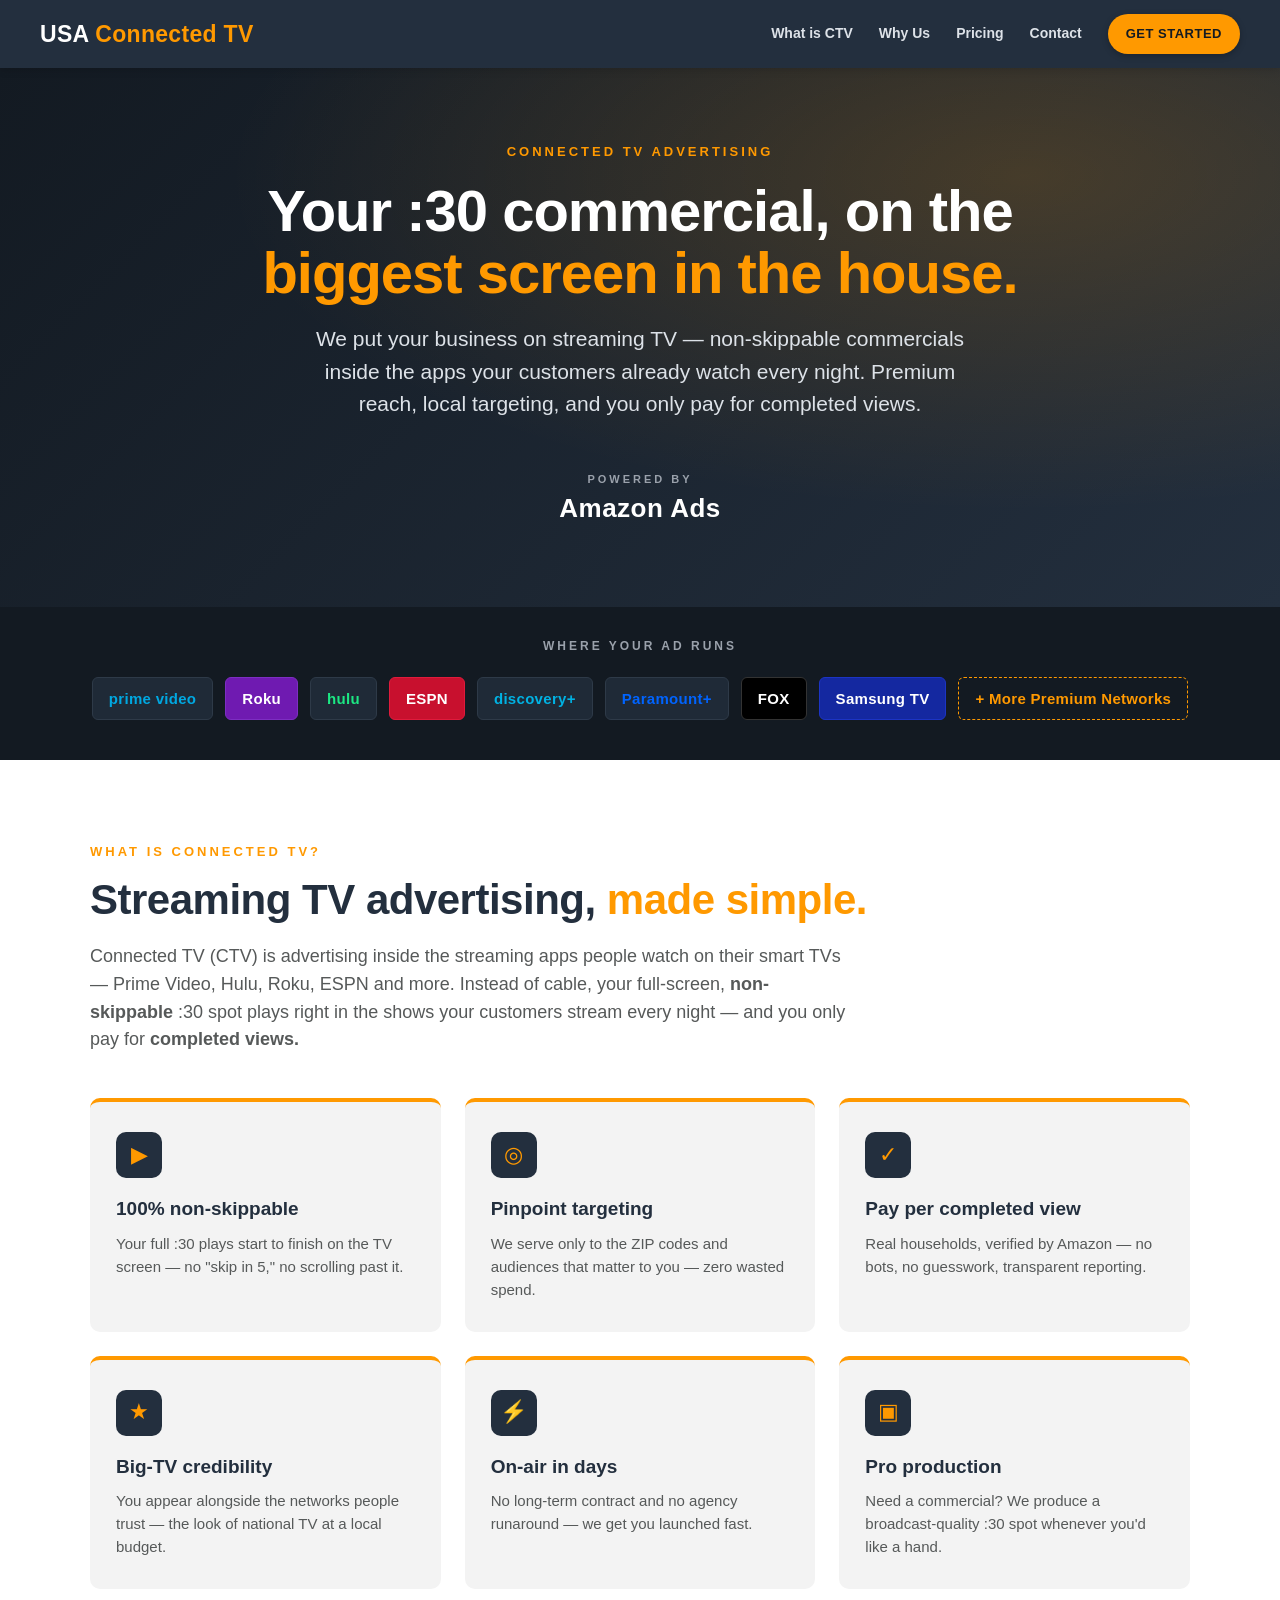
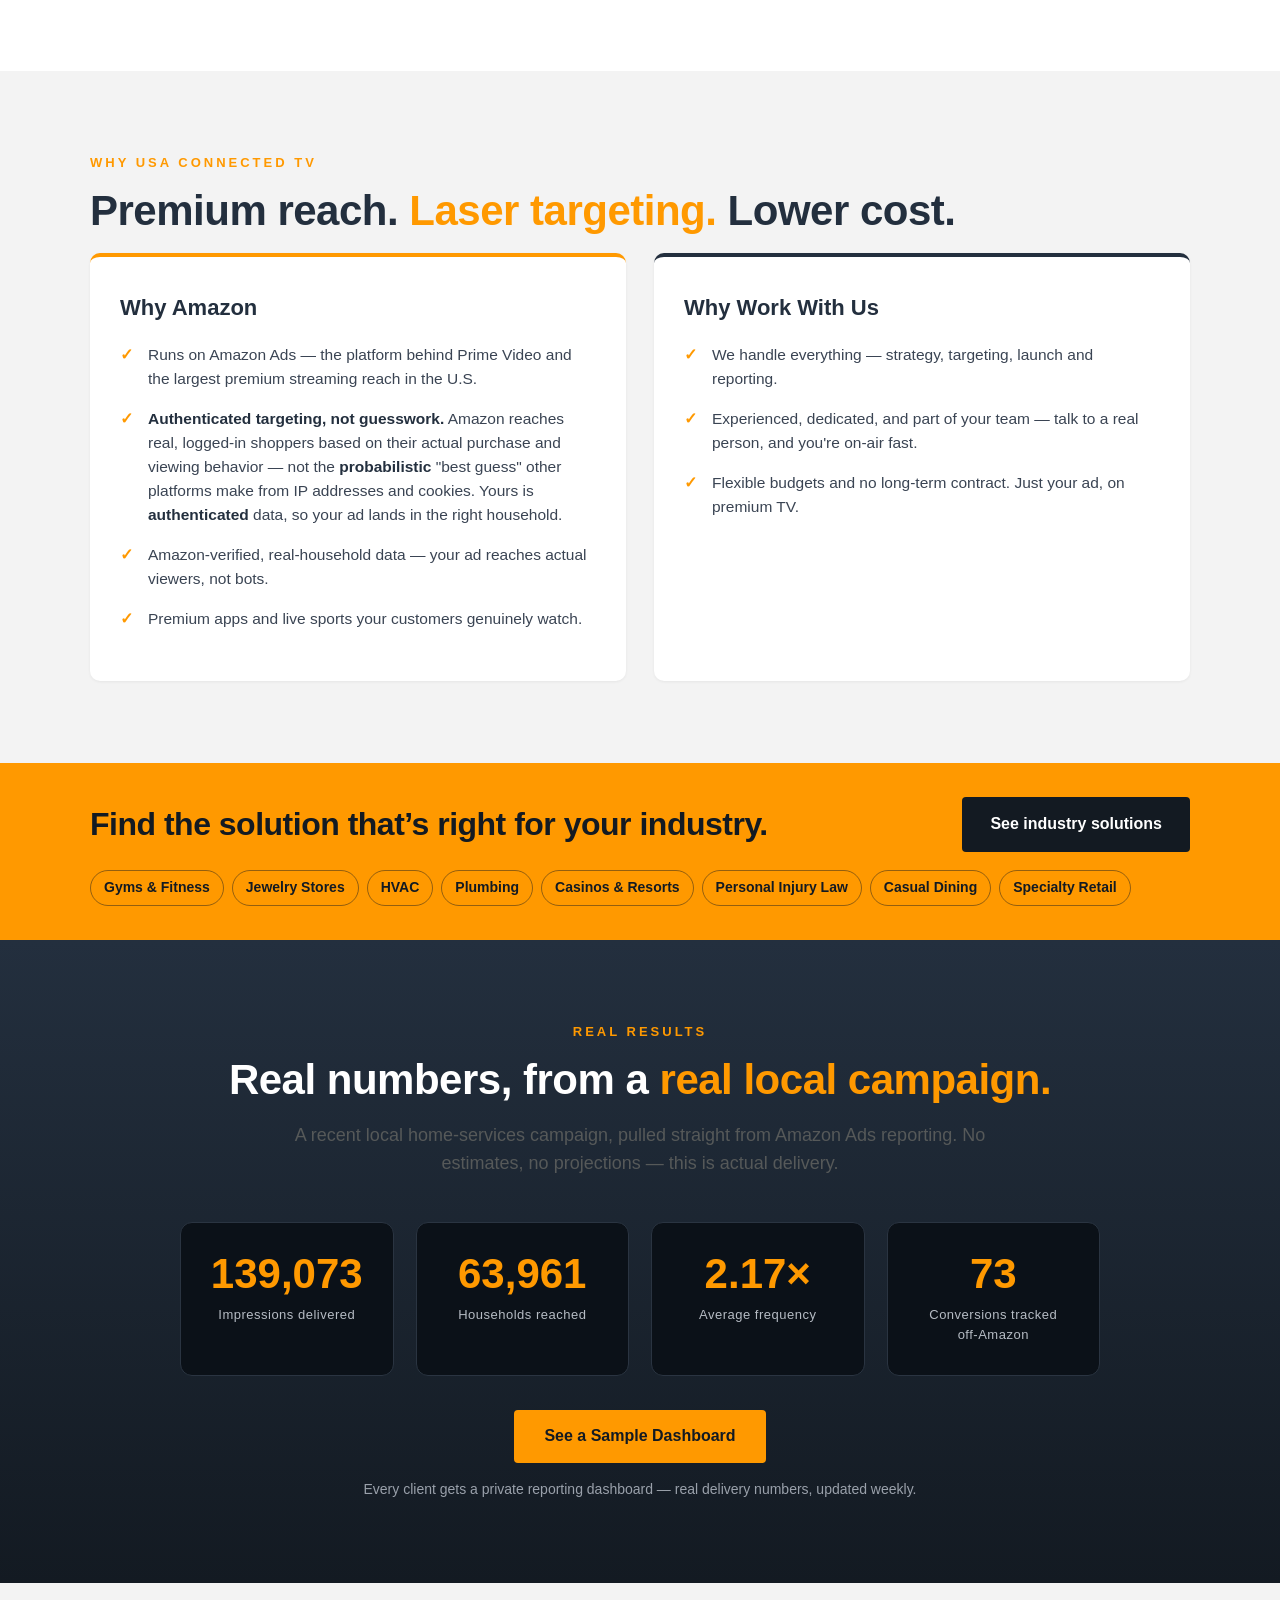
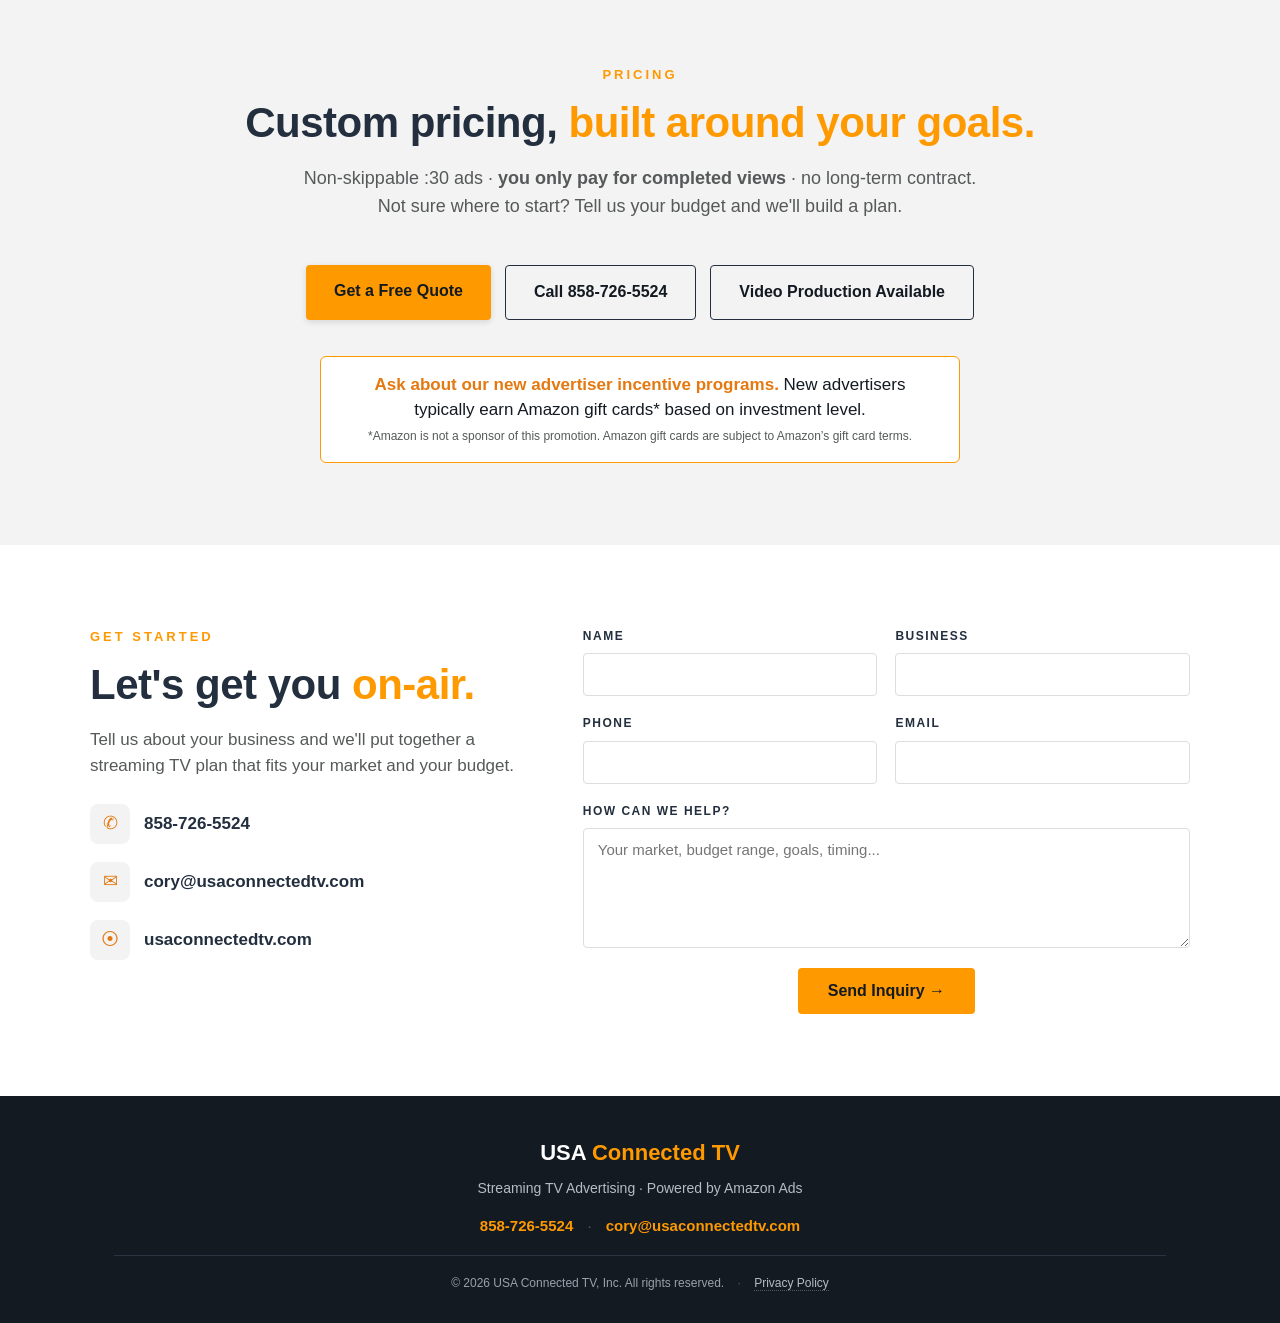
<file: index.html>
<!DOCTYPE html>
<html lang="en">
<head>
  <meta charset="UTF-8" />
  <meta name="viewport" content="width=device-width, initial-scale=1.0" />
  <meta name="description" content="USA Connected TV puts your business on streaming TV — non-skippable :30 commercials on Prime Video, Hulu, Roku, ESPN and more, powered by Amazon Ads. Local targeting, pay per completed view, on-air in days." />
  <title>USA Connected TV — Streaming TV Advertising | Powered by Amazon Ads</title>

  <script src="/analytics.js"></script>
  <style>
    /* ---------- Reset / base ---------- */
    * { box-sizing: border-box; margin: 0; padding: 0; }
    html { scroll-behavior: smooth; }
    body {
      font-family: "Amazon Ember", "Helvetica Neue", Helvetica, Arial, sans-serif;
      color: #232F3E;
      background: #FFFFFF;
      line-height: 1.55;
      -webkit-font-smoothing: antialiased;
    }
    img, svg { max-width: 100%; display: block; }
    a { color: inherit; text-decoration: none; }

    /* ---------- Amazon palette ---------- */
    :root {
      --amz-orange: #FF9900;
      --amz-orange-dark: #E47911;
      --amz-navy: #232F3E;
      --amz-navy-deep: #131A22;
      --amz-blue: #146EB4;
      --amz-gray-bg: #F3F3F3;
      --amz-gray-line: #DDDDDD;
      --amz-text-muted: #565959;
    }

    /* ---------- Header ---------- */
    header {
      background: var(--amz-navy);
      color: #FFFFFF;
      padding: 14px 24px;
      position: sticky;
      top: 0;
      z-index: 50;
      box-shadow: 0 2px 8px rgba(0,0,0,0.15);
    }
    .header-inner {
      max-width: 1200px;
      margin: 0 auto;
      display: flex;
      align-items: center;
      justify-content: space-between;
      gap: 16px;
    }
    .brand-mark {
      font-family: "Amazon Ember", "Helvetica Neue", Arial, sans-serif;
      font-weight: 800;
      font-size: 23px;
      letter-spacing: 0.3px;
      line-height: 1;
      white-space: nowrap;
    }
    .brand-mark .usa { color: #FFFFFF; }
    .brand-mark .ctv { color: var(--amz-orange); }
    .nav-links {
      display: flex;
      align-items: center;
      gap: 26px;
      font-size: 14px;
      font-weight: 600;
      color: #DDE2E8;
    }
    .nav-links a { transition: color 0.18s; }
    .nav-links a:hover { color: var(--amz-orange); }
    .nav-cta {
      display: inline-block;
      background: var(--amz-orange);
      color: var(--amz-navy-deep);
      font-weight: 800;
      font-size: 13px;
      letter-spacing: 0.5px;
      text-transform: uppercase;
      padding: 10px 18px;
      border-radius: 22px;
      white-space: nowrap;
      box-shadow: 0 2px 6px rgba(0,0,0,0.25);
      transition: background 0.2s, transform 0.2s;
    }
    .nav-cta:hover { background: #FFB347; transform: translateY(-1px); }
    .nav-toggle { display: none; background: none; border: none; color: #fff; font-size: 24px; cursor: pointer; }
    @media (max-width: 860px) {
      .nav-links { display: none; }
      .nav-links.open {
        display: flex; flex-direction: column; align-items: flex-start;
        position: absolute; top: 100%; left: 0; right: 0;
        background: var(--amz-navy-deep); padding: 18px 24px; gap: 16px;
        box-shadow: 0 8px 16px rgba(0,0,0,0.3);
      }
      .nav-toggle { display: block; }
    }

    /* ---------- Hero ---------- */
    .hero {
      background:
        radial-gradient(ellipse at 80% 20%, rgba(255,153,0,0.18), transparent 55%),
        linear-gradient(135deg, var(--amz-navy-deep) 0%, var(--amz-navy) 100%);
      color: #FFFFFF;
      padding: 74px 24px 84px;
      text-align: center;
      position: relative;
      overflow: hidden;
    }
    .hero-inner { max-width: 900px; margin: 0 auto; position: relative; z-index: 2; }
    .eyebrow-light {
      color: var(--amz-orange);
      font-size: 13px;
      font-weight: 700;
      text-transform: uppercase;
      letter-spacing: 3px;
      margin-bottom: 18px;
    }
    .hero h1 {
      font-size: clamp(34px, 5.4vw, 58px);
      line-height: 1.06;
      font-weight: 800;
      letter-spacing: -1px;
      margin-bottom: 20px;
    }
    .hero h1 .accent { color: var(--amz-orange); }
    .hero p.lede {
      font-size: clamp(17px, 2vw, 21px);
      color: #DDE2E8;
      max-width: 680px;
      margin: 0 auto 34px;
    }
    .hero-ctas { display: flex; gap: 14px; justify-content: center; flex-wrap: wrap; }
    .hero-cta {
      display: inline-block;
      background: var(--amz-orange);
      color: var(--amz-navy-deep);
      font-weight: 700;
      padding: 14px 28px;
      border-radius: 4px;
      font-size: 16px;
      transition: background 0.2s, transform 0.2s;
      box-shadow: 0 2px 6px rgba(0,0,0,0.3);
    }
    .hero-cta:hover { background: #FFB347; transform: translateY(-1px); }
    .hero-cta-alt {
      background: transparent;
      color: #FFFFFF;
      box-shadow: none;
      border: 1.5px solid rgba(255,255,255,0.55);
    }
    .hero-cta-alt:hover { background: rgba(255,255,255,0.10); }

    /* ---------- Powered by Amazon ---------- */
    .powered {
      margin-top: 50px;
      display: flex;
      flex-direction: column;
      align-items: center;
      gap: 2px;
    }
    .powered .powered-by {
      font-size: 11px;
      letter-spacing: 3px;
      text-transform: uppercase;
      color: #9AA1AB;
      font-weight: 700;
    }
    .powered .amz-text { font-size: 26px; font-weight: 800; color: #FFFFFF; letter-spacing: 0.5px; line-height: 1.1; margin-top: 4px; }
    .powered .ads-label {
      font-size: 20px;
      font-weight: 800;
      color: var(--amz-orange);
      letter-spacing: 0.5px;
      line-height: 1;
      margin-top: -2px;
    }

    /* ---------- Networks strip ---------- */
    .networks { background: var(--amz-navy-deep); padding: 30px 24px 40px; text-align: center; }
    .networks .label {
      font-size: 12px; letter-spacing: 3px; text-transform: uppercase;
      color: #9AA1AB; font-weight: 700; margin-bottom: 22px;
    }
    .net-row {
      display: flex; flex-wrap: wrap; justify-content: center; align-items: center;
      gap: 14px 12px; max-width: 1180px; margin: 0 auto;
    }
    .net-badge {
      font-weight: 800; font-size: 15px; letter-spacing: 0.3px;
      padding: 9px 16px; border-radius: 6px; white-space: nowrap;
      background: #1F2A37; color: #EDEFF2; border: 1px solid #2E3A48;
    }
    .net-badge.prime { color:#00A8E1; }
    .net-badge.roku { color:#fff; background:#6f1ab1; border-color:#7d2ec2; }
    .net-badge.hulu { color:#1CE783; }
    .net-badge.espn { color:#fff; background:#c8102e; border-color:#e01b3c; }
    .net-badge.disc { color:#00B2E3; }
    .net-badge.para { color:#0064FF; }
    .net-badge.fox  { color:#fff; background:#000; border-color:#333; }
    .net-badge.sam  { color:#fff; background:#1428A0; border-color:#1c34c4; }
    .net-badge.more { color: var(--amz-orange); background: transparent; border: 1.5px dashed var(--amz-orange); }

    /* ---------- Section general ---------- */
    section.content { padding: 82px 24px; }
    .content-inner { max-width: 1100px; margin: 0 auto; }
    .eyebrow {
      color: var(--amz-orange);
      font-size: 13px;
      font-weight: 700;
      text-transform: uppercase;
      letter-spacing: 3px;
      margin-bottom: 14px;
    }
    h2 {
      font-size: clamp(28px, 4vw, 42px);
      font-weight: 800;
      line-height: 1.15;
      letter-spacing: -0.5px;
      margin-bottom: 18px;
      color: var(--amz-navy);
    }
    h2 .accent { color: var(--amz-orange); }
    section.content p.intro {
      font-size: 18px;
      color: var(--amz-text-muted);
      max-width: 760px;
      margin-bottom: 44px;
    }

    /* ---------- What is CTV (feature grid) ---------- */
    .what { background: #FFFFFF; }
    .feature-grid {
      display: grid;
      grid-template-columns: repeat(auto-fit, minmax(260px, 1fr));
      gap: 24px;
      margin-top: 6px;
    }
    .feature-card {
      background: var(--amz-gray-bg);
      border-radius: 10px;
      padding: 30px 26px;
      border-top: 4px solid var(--amz-orange);
    }
    .feature-card .fc-icon {
      width: 46px; height: 46px; border-radius: 10px;
      background: var(--amz-navy); color: var(--amz-orange);
      display: flex; align-items: center; justify-content: center;
      font-size: 22px; margin-bottom: 16px;
    }
    .feature-card h3 { font-size: 19px; font-weight: 800; color: var(--amz-navy); margin-bottom: 8px; }
    .feature-card p { font-size: 15px; color: var(--amz-text-muted); }

    /* ---------- Why Us (two columns) ---------- */
    .why { background: var(--amz-gray-bg); }
    .why-cols {
      display: grid;
      grid-template-columns: 1fr 1fr;
      gap: 28px;
      margin-top: 6px;
    }
    .why-panel {
      background: #FFFFFF;
      border-radius: 10px;
      padding: 34px 30px;
      box-shadow: 0 1px 3px rgba(0,0,0,0.06);
    }
    .why-panel.amazon { border-top: 4px solid var(--amz-orange); }
    .why-panel.us { border-top: 4px solid var(--amz-navy); }
    .why-panel h3 { font-size: 22px; font-weight: 800; color: var(--amz-navy); margin-bottom: 18px; }
    .why-list { list-style: none; }
    .why-list li {
      position: relative; padding-left: 28px; margin-bottom: 16px;
      font-size: 15.5px; color: #3a4453;
    }
    .why-list li::before {
      content: "✓"; position: absolute; left: 0; top: 0;
      color: var(--amz-orange); font-weight: 800;
    }
    .why-list li strong { color: var(--amz-navy); }
    @media (max-width: 720px) { .why-cols { grid-template-columns: 1fr; } }

    /* ---------- Video Production ---------- */
    .production { background: #FFFFFF; }
    .prod-wrap { display: grid; grid-template-columns: 1.15fr 0.85fr; gap: 40px; align-items: start; }
    .prod-body p { font-size: 16px; color: var(--amz-text-muted); margin-bottom: 18px; }
    .prod-body p strong { color: var(--amz-navy); }
    .prod-cta {
      display: inline-block; background: var(--amz-orange); color: var(--amz-navy-deep);
      font-weight: 700; padding: 13px 26px; border-radius: 4px; font-size: 15px; margin-top: 4px;
      transition: background 0.2s, transform 0.2s;
    }
    .prod-cta:hover { background: #FFB347; transform: translateY(-1px); }
    .prod-note { font-size: 13px; color: var(--amz-text-muted); margin-top: 12px; }
    .prod-card {
      background: var(--amz-navy); color: #fff; border-radius: 12px; padding: 30px 28px;
    }
    .prod-card h4 {
      font-size: 13px; letter-spacing: 2px; text-transform: uppercase;
      color: var(--amz-orange); margin-bottom: 18px; font-weight: 800;
    }
    .prod-card ul { list-style: none; }
    .prod-card li {
      position: relative; padding-left: 26px; margin-bottom: 14px; font-size: 15px; color: #DDE2E8;
    }
    .prod-card li::before { content: "✓"; position: absolute; left: 0; color: var(--amz-orange); font-weight: 800; }
    @media (max-width: 780px) { .prod-wrap { grid-template-columns: 1fr; gap: 28px; } }

    /* ---------- Real Results ---------- */
    .results { background: linear-gradient(180deg, var(--amz-navy) 0%, var(--amz-navy-deep) 100%); color: #fff; text-align: center; }
    .results h2 { color: #fff; }
    .results h2 .accent { color: var(--amz-orange); }
    .results p.intro { color: #B6BCC4; margin-left: auto; margin-right: auto; text-align: center; }
    .stats {
      display: grid; grid-template-columns: repeat(4, 1fr); gap: 22px;
      max-width: 920px; margin: 0 auto 34px;
    }
    .stat {
      background: #0B1118; border: 1px solid #2A3441; border-radius: 12px; padding: 30px 18px;
    }
    .stat .num { font-size: clamp(30px, 4vw, 42px); font-weight: 800; color: var(--amz-orange); line-height: 1; margin-bottom: 10px; }
    .stat .cap { font-size: 13px; color: #B6BCC4; letter-spacing: 0.5px; }
    .results-cta {
      display: inline-block; background: var(--amz-orange); color: var(--amz-navy-deep);
      font-weight: 700; padding: 14px 30px; border-radius: 4px; font-size: 16px;
      transition: background 0.2s, transform 0.2s;
    }
    .results-cta:hover { background: #FFB347; transform: translateY(-1px); }
    .results-note { margin-top: 16px; font-size: 14px; color: #9AA1AB; }
    @media (max-width: 720px) { .stats { grid-template-columns: 1fr 1fr; } }

    /* ---------- Pricing ---------- */
    .pricing { background: var(--amz-gray-bg); text-align: center; }
    .pricing .content-inner { text-align: center; }
    .pricing h2 { }
    .pricing p.intro { margin-left: auto; margin-right: auto; text-align: center; }
    .pricing-cta {
      display: inline-block; background: var(--amz-orange); color: var(--amz-navy-deep);
      font-weight: 700; padding: 14px 30px; border-radius: 4px; font-size: 16px;
      transition: background 0.2s, transform 0.2s;
    }
    .pricing-cta:hover { background: #FFB347; transform: translateY(-1px); }

    /* ---------- Contact ---------- */
    .contact { background: #FFFFFF; }
    .contact-wrap { display: grid; grid-template-columns: 0.85fr 1.15fr; gap: 44px; align-items: start; }
    .contact-info .eyebrow { }
    .contact-info h2 { }
    .contact-lines { margin-top: 24px; }
    .contact-line {
      display: flex; align-items: center; gap: 14px; margin-bottom: 18px;
      font-size: 17px; color: var(--amz-navy);
    }
    .contact-line .ci {
      width: 40px; height: 40px; border-radius: 8px; flex: none;
      background: var(--amz-gray-bg); color: var(--amz-orange-dark);
      display: flex; align-items: center; justify-content: center; font-size: 18px;
    }
    .contact-line a { color: var(--amz-navy); font-weight: 600; }
    .contact-line a:hover { color: var(--amz-orange-dark); }

    .contact-form { text-align: left; }
    .form-row { display: grid; grid-template-columns: 1fr 1fr; gap: 18px; margin-bottom: 18px; }
    .form-field { display: flex; flex-direction: column; }
    .form-field.full { margin-bottom: 20px; }
    .form-field label {
      font-size: 12px; font-weight: 700; letter-spacing: 1.5px; text-transform: uppercase;
      color: var(--amz-navy); margin-bottom: 8px;
    }
    .form-field input, .form-field textarea {
      font-family: inherit; font-size: 15px; color: var(--amz-navy-deep); background: #FFFFFF;
      border: 1.5px solid var(--amz-gray-line); border-radius: 4px; padding: 12px 14px;
      transition: border-color 0.18s, box-shadow 0.18s; width: 100%;
    }
    .form-field input:focus, .form-field textarea:focus {
      outline: none; border-color: var(--amz-orange); box-shadow: 0 0 0 3px rgba(255,153,0,0.18);
    }
    .form-field textarea { resize: vertical; min-height: 120px; }
    .contact-cta {
      display: inline-block; background: var(--amz-orange); color: var(--amz-navy-deep);
      font-weight: 700; padding: 14px 30px; border-radius: 4px; font-size: 16px;
      border: none; cursor: pointer; font-family: inherit; transition: background 0.2s, transform 0.2s;
    }
    .contact-cta:hover { background: #FFB347; transform: translateY(-1px); }
    @media (max-width: 780px) {
      .contact-wrap { grid-template-columns: 1fr; gap: 30px; }
      .form-row { grid-template-columns: 1fr; }
    }

    /* ---------- Footer ---------- */
    footer { background: var(--amz-navy-deep); color: #9AA1AB; text-align: center; }
    .footer-inner { max-width: 1100px; margin: 0 auto; padding: 40px 24px 30px; }
    .footer-brand { font-size: 22px; font-weight: 800; margin-bottom: 8px; }
    .footer-brand .usa { color: #fff; }
    .footer-brand .ctv { color: var(--amz-orange); }
    .footer-tag { font-size: 14px; color: #B6BCC4; margin-bottom: 14px; }
    .footer-contact { font-size: 15px; color: #DDE2E8; margin-bottom: 18px; }
    .footer-contact a { color: var(--amz-orange); font-weight: 600; }
    .footer-contact a:hover { color: #FFB347; }
    .footer-sep { margin: 0 10px; color: #565959; }
    .footer-legal {
      border-top: 1px solid #2A3441; padding-top: 18px; font-size: 12px; color: #9AA1AB;
    }
    .footer-legal a { color: #B6BCC4; border-bottom: 1px dotted #565959; }
    .footer-legal a:hover { color: var(--amz-orange); }

    /* ---------- Incentive callout ---------- */
    .incentive { display: block; margin: 30px auto 0; max-width: 640px; background: rgba(255,153,0,0.12); border: 1.5px solid var(--amz-orange); border-radius: 6px; padding: 16px 22px; color: #FFFFFF; font-size: 17px; line-height: 1.45; }
    .incentive strong { color: var(--amz-orange); }
    .incentive-fine { display: block; margin-top: 6px; font-size: 12px; color: #B6BCC4; }

    /* ---------- Industry solutions banner ---------- */
    .ind-banner { background: var(--amz-orange); color: var(--amz-navy-deep); padding: 34px 24px; }
    .ind-banner-inner { max-width: 1100px; margin: 0 auto; display: grid; grid-template-columns: 1fr auto; gap: 18px 32px; align-items: center; }
    .ind-banner h2 { font-size: clamp(24px, 3vw, 32px); line-height: 1.15; margin: 0; color: var(--amz-navy-deep); }
    .ind-banner-btn { display: inline-block; background: var(--amz-navy-deep); color: #FFFFFF; font-weight: 800; font-size: 16px; padding: 15px 28px; border-radius: 4px; white-space: nowrap; transition: background 0.2s; }
    .ind-banner-btn:hover { background: var(--amz-navy); }
    .ind-chips { grid-column: 1 / -1; display: flex; flex-wrap: wrap; gap: 8px; }
    .ind-chips a { font-size: 14px; font-weight: 700; padding: 6px 13px; border: 1.5px solid rgba(19,26,34,0.45); border-radius: 18px; transition: background 0.2s; }
    .ind-chips a:hover { background: rgba(255,255,255,0.35); }
    @media (max-width: 760px) { .ind-banner-inner { grid-template-columns: 1fr; } }
    /* ---------- Pricing CTAs on light background ---------- */
    .pricing .hero-ctas { margin-top: 8px; }
    .pricing .hero-cta { box-shadow: 0 2px 6px rgba(0,0,0,0.12); }
    .pricing .hero-cta-alt { color: var(--amz-navy-deep); border-color: var(--amz-navy); box-shadow: none; }
    .pricing .hero-cta-alt:hover { background: rgba(35,47,62,0.06); }
    .pricing .incentive { margin-top: 36px; background: #FFFFFF; color: var(--amz-navy-deep); }
    .pricing .incentive strong { color: var(--amz-orange-dark); }
    .pricing .incentive-fine { color: var(--amz-text-muted); }
    .tvspot-note { margin-top: 26px; font-size: 15px; color: var(--amz-text-muted); }
    .tvspot-note a { color: var(--amz-orange-dark); font-weight: 700; text-decoration: underline; }
  </style>
</head>
<body>

  <!-- ============ HEADER ============ -->
  <header>
    <div class="header-inner">
      <a href="#top" class="brand-mark"><span class="usa">USA </span><span class="ctv">Connected TV</span></a>
      <nav class="nav-links" id="navLinks">
        <a href="#what">What is CTV</a>
        <a href="#why">Why Us</a>
        <a href="#pricing">Pricing</a>
        <a href="#contact">Contact</a>
        <a class="nav-cta" href="#contact">Get Started</a>
      </nav>
      <button class="nav-toggle" id="navToggle" aria-label="Menu">☰</button>
    </div>
  </header>

  <span id="top"></span>

  <!-- ============ HERO ============ -->
  <section class="hero">
    <div class="hero-inner">
      <div class="eyebrow-light">Connected TV Advertising</div>
      <h1>Your :30 commercial, on the <span class="accent">biggest screen in the house.</span></h1>
      <p class="lede">
        We put your business on streaming TV — non-skippable commercials inside the apps your
        customers already watch every night. Premium reach, local targeting, and you only pay
        for completed views.
      </p>
      <div class="powered">
        <span class="powered-by">Powered by</span>
        <span class="amz-text">Amazon Ads</span>
      </div>
    </div>
  </section>

  <!-- ============ NETWORKS ============ -->
  <section class="networks">
    <div class="label">Where Your Ad Runs</div>
    <div class="net-row">
      <span class="net-badge prime">prime video</span>
      <span class="net-badge roku">Roku</span>
      <span class="net-badge hulu">hulu</span>
      <span class="net-badge espn">ESPN</span>
      <span class="net-badge disc">discovery+</span>
      <span class="net-badge para">Paramount+</span>
      <span class="net-badge fox">FOX</span>
      <span class="net-badge sam">Samsung TV</span>
      <span class="net-badge more">+ More Premium Networks</span>
    </div>
  </section>

  <!-- ============ WHAT IS CTV ============ -->
  <section class="content what" id="what">
    <div class="content-inner">
      <div class="eyebrow">What is Connected TV?</div>
      <h2>Streaming TV advertising, <span class="accent">made simple.</span></h2>
      <p class="intro">
        Connected TV (CTV) is advertising inside the streaming apps people watch on their smart TVs —
        Prime Video, Hulu, Roku, ESPN and more. Instead of cable, your full-screen,
        <strong>non-skippable</strong> :30 spot plays right in the shows your customers stream every
        night — and you only pay for <strong>completed views.</strong>
      </p>

      <div class="feature-grid">
        <div class="feature-card">
          <div class="fc-icon">▶</div>
          <h3>100% non-skippable</h3>
          <p>Your full :30 plays start to finish on the TV screen — no "skip in 5," no scrolling past it.</p>
        </div>
        <div class="feature-card">
          <div class="fc-icon">◎</div>
          <h3>Pinpoint targeting</h3>
          <p>We serve only to the ZIP codes and audiences that matter to you — zero wasted spend.</p>
        </div>
        <div class="feature-card">
          <div class="fc-icon">✓</div>
          <h3>Pay per completed view</h3>
          <p>Real households, verified by Amazon — no bots, no guesswork, transparent reporting.</p>
        </div>
        <div class="feature-card">
          <div class="fc-icon">★</div>
          <h3>Big-TV credibility</h3>
          <p>You appear alongside the networks people trust — the look of national TV at a local budget.</p>
        </div>
        <div class="feature-card">
          <div class="fc-icon">⚡</div>
          <h3>On-air in days</h3>
          <p>No long-term contract and no agency runaround — we get you launched fast.</p>
        </div>
        <div class="feature-card">
          <div class="fc-icon">▣</div>
          <h3>Pro production</h3>
          <p>Need a commercial? We produce a broadcast-quality :30 spot whenever you'd like a hand.</p>
        </div>
      </div>
    </div>
  </section>

  <!-- ============ WHY US ============ -->
  <section class="content why" id="why">
    <div class="content-inner">
      <div class="eyebrow">Why USA Connected TV</div>
      <h2>Premium reach. <span class="accent">Laser targeting.</span> Lower cost.</h2>

      <div class="why-cols">
        <div class="why-panel amazon">
          <h3>Why Amazon</h3>
          <ul class="why-list">
            <li>Runs on Amazon Ads — the platform behind Prime Video and the largest premium streaming reach in the U.S.</li>
            <li><strong>Authenticated targeting, not guesswork.</strong> Amazon reaches real, logged-in shoppers based on their actual purchase and viewing behavior — not the <strong>probabilistic</strong> "best guess" other platforms make from IP addresses and cookies. Yours is <strong>authenticated</strong> data, so your ad lands in the right household.</li>
            <li>Amazon-verified, real-household data — your ad reaches actual viewers, not bots.</li>
            <li>Premium apps and live sports your customers genuinely watch.</li>
          </ul>
        </div>
        <div class="why-panel us">
          <h3>Why Work With Us</h3>
          <ul class="why-list">
            <li>We handle everything — strategy, targeting, launch and reporting.</li>
            <li>Experienced, dedicated, and part of your team — talk to a real person, and you're on-air fast.</li>
            <li>Flexible budgets and no long-term contract. Just your ad, on premium TV.</li>
          </ul>
        </div>
      </div>
    </div>
  </section>

  <!-- ============ INDUSTRY SOLUTIONS BANNER ============ -->
  <section class="ind-banner">
    <div class="ind-banner-inner">
      <h2>Find the solution that’s right for your industry.</h2>
      <a class="ind-banner-btn" href="/solutions/" data-sol="all">See industry solutions</a>
      <div class="ind-chips" id="indChips"></div>
    </div>
  </section>

  <!-- ============ REAL RESULTS ============ -->
  <section class="content results">
    <div class="content-inner">
      <div class="eyebrow">Real Results</div>
      <h2>Real numbers, from a <span class="accent">real local campaign.</span></h2>
      <p class="intro">
        A recent local home-services campaign, pulled straight from Amazon Ads reporting. No estimates,
        no projections — this is actual delivery.
      </p>

      <div class="stats">
        <div class="stat"><div class="num">139,073</div><div class="cap">Impressions delivered</div></div>
        <div class="stat"><div class="num">63,961</div><div class="cap">Households reached</div></div>
        <div class="stat"><div class="num">2.17×</div><div class="cap">Average frequency</div></div>
        <div class="stat"><div class="num">73</div><div class="cap">Conversions tracked off‑Amazon</div></div>
      </div>

      <a class="results-cta" href="sample-dashboard.html">See a Sample Dashboard</a>
      <p class="results-note">Every client gets a private reporting dashboard — real delivery numbers, updated weekly.</p>
    </div>
  </section>

  <!-- ============ PRICING ============ -->
  <section class="content pricing" id="pricing">
    <div class="content-inner">
      <div class="eyebrow">Pricing</div>
      <h2>Custom pricing, <span class="accent">built around your goals.</span></h2>
      <p class="intro">
        Non-skippable :30 ads · <strong>you only pay for completed views</strong> · no long-term contract.<br>
        Not sure where to start? Tell us your budget and we'll build a plan.
      </p>
      <div class="hero-ctas">
        <a class="hero-cta" href="#contact">Get a Free Quote</a>
        <a class="hero-cta hero-cta-alt" href="tel:8587265524">Call 858-726-5524</a>
        <a class="hero-cta hero-cta-alt" href="#contact">Video Production Available</a>
      </div>

      <a class="incentive" href="#contact"><strong>Ask about our new advertiser incentive programs.</strong> New advertisers typically earn Amazon gift cards* based on investment level.<span class="incentive-fine">*Amazon is not a sponsor of this promotion. Amazon gift cards are subject to Amazon’s gift card terms.</span></a>

    </div>
  </section>

  <!-- ============ CONTACT ============ -->
  <section class="content contact" id="contact">
    <div class="content-inner">
      <div class="contact-wrap">
        <div class="contact-info">
          <div class="eyebrow">Get Started</div>
          <h2>Let's get you <span class="accent">on-air.</span></h2>
          <p style="font-size:17px;color:var(--amz-text-muted);margin-top:6px;">
            Tell us about your business and we'll put together a streaming TV plan that fits your
            market and your budget.
          </p>
          <div class="contact-lines">
            <div class="contact-line"><span class="ci">✆</span><a href="tel:8587265524">858-726-5524</a></div>
            <div class="contact-line"><span class="ci">✉</span><a href="mailto:cory@usaconnectedtv.com">cory@usaconnectedtv.com</a></div>
            <div class="contact-line"><span class="ci">⦿</span><a href="https://usaconnectedtv.com">usaconnectedtv.com</a></div>
          </div>
        </div>

        <div id="form-thanks" style="display:none; text-align:center; padding:40px 20px; font-size:18px; font-weight:700;">
          Thanks! Your inquiry is on its way. We'll be in touch shortly.
        </div>
        <form class="contact-form" id="contact-form" action="https://formsubmit.co/cory@usaconnectedtv.com" method="POST">
          <input type="hidden" name="_subject" value="New lead from usaconnectedtv.com">
          <input type="hidden" name="_next" value="https://usaconnectedtv.com/?sent=1#contact">
          <input type="hidden" name="_template" value="table">
          <input type="hidden" name="_captcha" value="false">
          <p style="display:none"><label>Don't fill this out: <input type="text" name="_honey" tabindex="-1" autocomplete="off"></label></p>

          <div class="form-row">
            <div class="form-field">
              <label for="cf-name">Name</label>
              <input type="text" id="cf-name" name="name" required>
            </div>
            <div class="form-field">
              <label for="cf-business">Business</label>
              <input type="text" id="cf-business" name="business">
            </div>
          </div>
          <div class="form-row">
            <div class="form-field">
              <label for="cf-phone">Phone</label>
              <input type="tel" id="cf-phone" name="phone">
            </div>
            <div class="form-field">
              <label for="cf-email">Email</label>
              <input type="email" id="cf-email" name="email" required>
            </div>
          </div>
          <div class="form-field full">
            <label for="cf-msg">How can we help?</label>
            <textarea id="cf-msg" name="message" placeholder="Your market, budget range, goals, timing..."></textarea>
          </div>
          <div style="text-align:center;">
            <button type="submit" class="contact-cta">Send Inquiry →</button>
          </div>
        </form>
      </div>
    </div>
  </section>

  <!-- ============ FOOTER ============ -->
  <footer>
    <div class="footer-inner">
      <div class="footer-brand"><span class="usa">USA </span><span class="ctv">Connected TV</span></div>
      <div class="footer-tag">Streaming TV Advertising · Powered by Amazon Ads</div>
      <div class="footer-contact">
        <a href="tel:8587265524">858-726-5524</a>
        <span class="footer-sep">·</span>
        <a href="mailto:cory@usaconnectedtv.com">cory@usaconnectedtv.com</a>
      </div>
      <div class="footer-legal">
        © <span id="year">2026</span> USA Connected TV, Inc. All rights reserved.
        <span class="footer-sep">·</span>
        <a href="privacy.html">Privacy Policy</a>
      </div>
    </div>
  </footer>

  <script>
    document.getElementById('year').textContent = new Date().getFullYear();
    // Mobile nav toggle
    var t = document.getElementById('navToggle'), n = document.getElementById('navLinks');
    if (t) t.addEventListener('click', function(){ n.classList.toggle('open'); });
    // Close mobile nav on link click
    n.querySelectorAll('a').forEach(function(a){ a.addEventListener('click', function(){ n.classList.remove('open'); }); });
  </script>
  <script>
    if (new URLSearchParams(location.search).get('sent') === '1') {
      var f = document.getElementById('contact-form'), t = document.getElementById('form-thanks');
      if (f && t) { f.style.display = 'none'; t.style.display = 'block'; }
    }
  </script>
  <script src="/solutions/industries.js"></script>
  <script>
    (function () {
      var box = document.getElementById('indChips');
      if (box && window.USA_INDUSTRIES) {
        box.innerHTML = window.USA_INDUSTRIES.map(function (i) {
          return '<a href="/solutions/' + i.slug + '/" data-sol="' + i.slug + '">' + i.name.replace(/&/g, '&amp;') + '</a>';
        }).join('');
      }
      document.addEventListener('click', function (e) {
        var a = e.target.closest && e.target.closest('a[data-sol]');
        if (a && window.usaTrack) window.usaTrack('homepage_solutions_click', { industry: a.getAttribute('data-sol') });
      });
    })();
  </script>
</body>
</html>
</file>
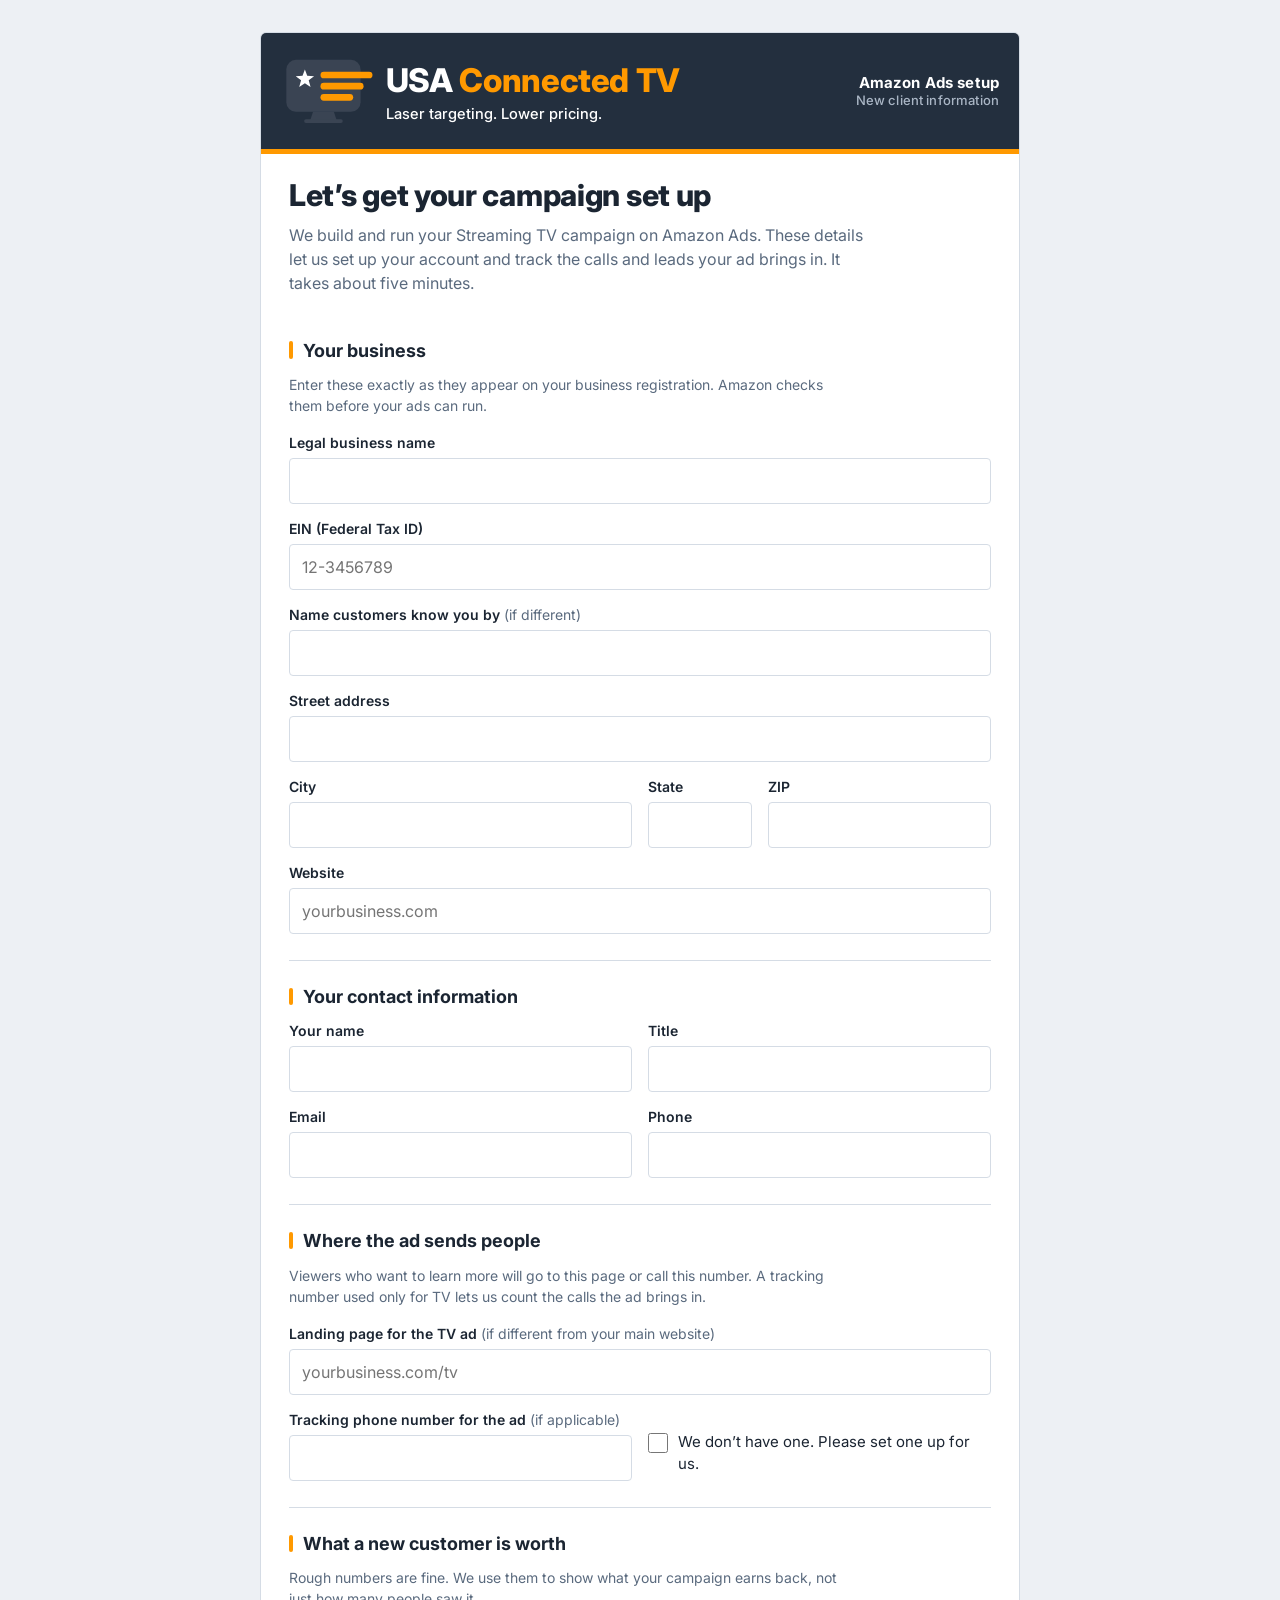
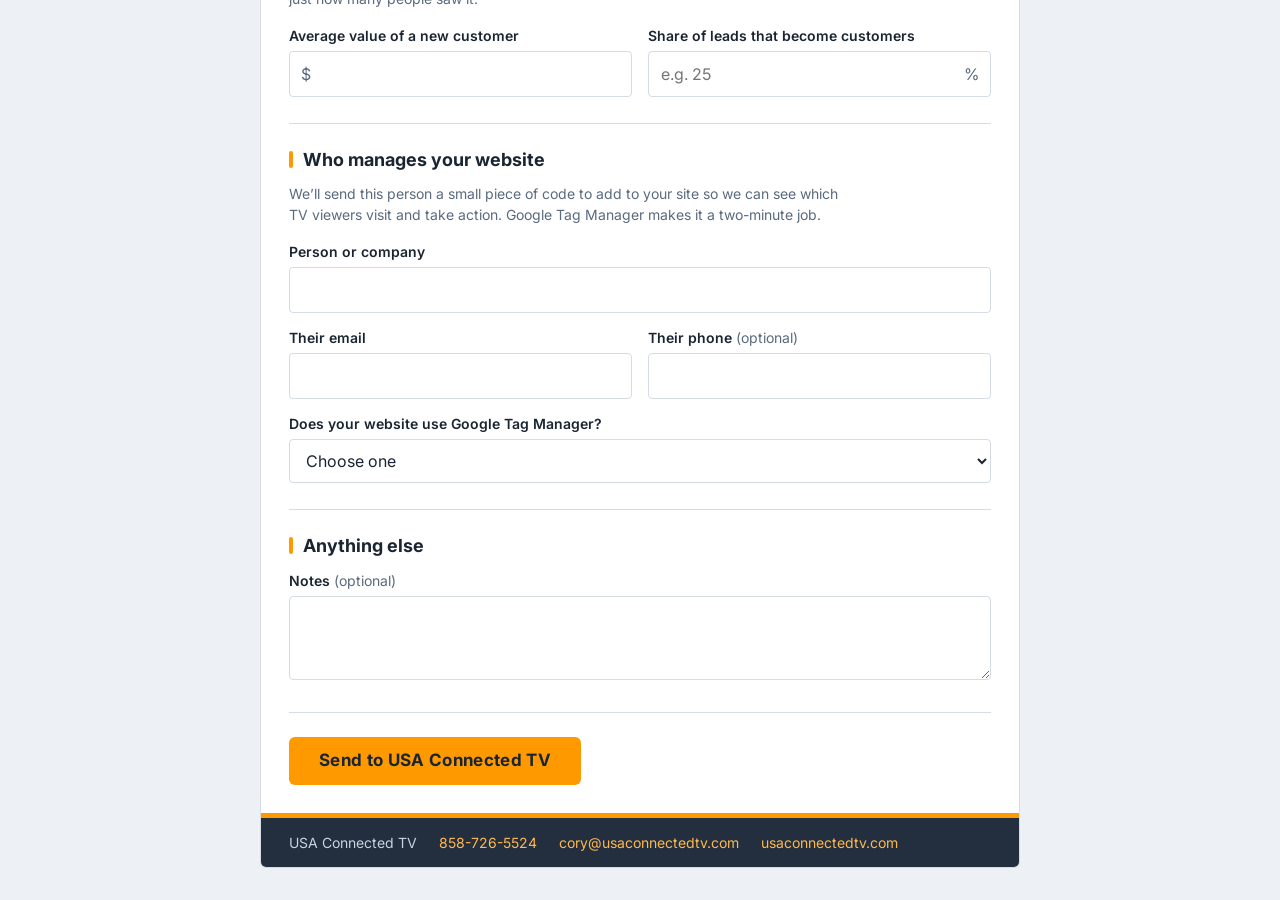
<file: setup/index.html>
<!DOCTYPE html>
<html lang="en">
<head>
<meta charset="utf-8">
<meta name="viewport" content="width=device-width, initial-scale=1, viewport-fit=cover">
<title>Amazon Ads Setup | USA Connected TV</title>
<meta name="robots" content="noindex, nofollow">
<link rel="preconnect" href="https://fonts.googleapis.com">
<link rel="preconnect" href="https://fonts.gstatic.com" crossorigin>
<link href="https://fonts.googleapis.com/css2?family=Inter:wght@400;500;600;700;800&display=swap" rel="stylesheet">
<style>
  /* Where submissions go. FormSubmit sends one activation email to this
     address the first time; click "Activate" in it and every form after
     that is delivered. */
  :root {
    --ink: #1b2532;
    --navy: #232f3e;
    --orange: #ff9900; --orange-ink: #b86e00; --err: #c4303a;
    --steel: #5a6a7e;
    --rule: #d5dce5;
    --field: #ffffff;
    --page: #edf0f4;
    --sheet: #ffffff;
    --focus: #1f5fbf;
    --ok: #1d7a4a;
    color-scheme: light;
    box-sizing: border-box;
    padding-top: env(safe-area-inset-top, 0px);
    padding-bottom: env(safe-area-inset-bottom, 0px);
  }
  @media (prefers-color-scheme: dark) {
    :root:not([data-theme="light"]) {
      --ink: #e6ebf2; --steel: #9aa8ba; --rule: #34445c; --field: #16233a;
      --page: #0d1727; --sheet: #121e33; --focus: #6aa2ff; --ok: #4cc287;
      color-scheme: dark;
    }
  }
  :root[data-theme="dark"] {
    --ink: #e6ebf2; --steel: #9aa8ba; --rule: #34445c; --field: #16233a;
    --page: #0d1727; --sheet: #121e33; --focus: #6aa2ff; --ok: #4cc287;
    color-scheme: dark;
  }
  *, *::before, *::after { box-sizing: border-box; }
  html { scroll-padding-top: env(safe-area-inset-top, 0px); }
  body {
    margin: 0; background: var(--page); color: var(--ink);
    font: 400 16px/1.5 "Inter", "Helvetica Neue", Arial, sans-serif;
  }
  .sheet {
    max-width: 760px; margin: 32px auto; background: var(--sheet);
    border: 1px solid var(--rule); border-radius: 6px; overflow: hidden;
  }

  /* Brand header: logo sits on its own navy, orange signal stripe underneath */
  .bar {
    background: var(--navy); display: flex; align-items: center; justify-content: space-between;
    gap: 12px 24px; flex-wrap: wrap; padding: 6px 20px 6px 6px;
    border-bottom: 5px solid var(--orange);
  }
  .logo { display: block; height: 104px; width: auto; max-width: 100%; }
  .bar .title {
    color: #fff; font: 700 15px/1.3 "Inter", "Helvetica Neue", Arial, sans-serif;
    text-align: right; letter-spacing: .01em;
  }
  .bar .title small { display: block; font-weight: 500; color: #aab6c5; font-size: 13px; }
  .intro { padding: 24px 28px 4px; max-width: 64ch; }
  .intro h1 {
    letter-spacing: -.01em; font: 800 30px/1.15 "Inter", "Helvetica Neue", Arial, sans-serif; margin: 0 0 10px;
  }
  .intro p { margin: 0 0 8px; color: var(--steel); }

  form { padding: 8px 28px 28px; }
  fieldset { border: 0; margin: 0; padding: 24px 0 26px; border-top: 1px solid var(--rule); }
  fieldset:first-of-type { border-top: 0; }
  legend {
    font: 700 18px/1.3 "Inter", "Helvetica Neue", Arial, sans-serif;
    padding: 0; margin-bottom: 12px; float: left; width: 100%;
  }
  legend + * { clear: both; }
  legend::before { content: ""; display: inline-block; width: 4px; height: .95em; background: var(--orange); border-radius: 2px; margin-right: 10px; vertical-align: -2px; }
  .why { color: var(--steel); font-size: 14px; margin: -6px 0 16px; max-width: 62ch; }

  .grid { display: grid; grid-template-columns: repeat(6, 1fr); gap: 14px 16px; }
  .c6 { grid-column: span 6; } .c4 { grid-column: span 4; } .c3 { grid-column: span 3; }
  .c2 { grid-column: span 2; } .c1 { grid-column: span 1; }

  label { display: block; font-weight: 600; font-size: 14px; margin-bottom: 5px; }
  .opt { font-weight: 400; color: var(--steel); }
  input, select, textarea {
    width: 100%; font: inherit; color: var(--ink); background: var(--field);
    border: 1px solid var(--rule); border-radius: 4px; padding: 10px 12px; min-height: 44px;
  }
  textarea { min-height: 84px; resize: vertical; }
  input:focus, select:focus, textarea:focus {
    outline: 2px solid var(--focus); outline-offset: 1px; border-color: var(--focus);
  }
  .prefix { position: relative; }
  .prefix span { position: absolute; left: 12px; top: 50%; transform: translateY(-50%); color: var(--steel); }
  .prefix input { padding-left: 26px; }
  .suffix { position: relative; }
  .suffix span { position: absolute; right: 12px; top: 50%; transform: translateY(-50%); color: var(--steel); }
  .suffix input { padding-right: 30px; }
  .check { display: flex; gap: 10px; align-items: flex-start; font-weight: 400; font-size: 15px; margin-top: 2px; }
  .check input { width: 20px; min-height: 20px; height: 20px; margin: 2px 0 0; accent-color: var(--orange-ink); }

  .send { display: flex; flex-wrap: wrap; gap: 14px 20px; align-items: center; padding-top: 24px; border-top: 1px solid var(--rule); margin-top: 0; }
  button {
    font: 700 17px/1 "Inter", "Helvetica Neue", Arial, sans-serif; letter-spacing: .02em;
    background: var(--orange); color: #1b2532; border: 0; border-radius: 6px;
    padding: 14px 30px; min-height: 48px; cursor: pointer;
  }
  button:hover { filter: brightness(1.08); }
  button:focus-visible { outline: 3px solid var(--focus); outline-offset: 2px; }
  button[disabled] { opacity: .6; cursor: wait; }
  .status { font-size: 15px; color: var(--steel); }
  .status.ok { color: var(--ok); font-weight: 600; }
  .status.err { color: var(--err); font-weight: 600; }
  .status a { color: inherit; }

  .done { display: none; padding: 36px 28px 40px; }
  .done h2 { font: 800 28px/1.15 "Inter", "Helvetica Neue", Arial, sans-serif; margin: 0 0 8px; }
  .done p { color: var(--steel); margin: 0; max-width: 60ch; }
  .sent .done { display: block; } .sent form, .sent .intro { display: none; }

  footer {
    background: var(--navy); color: #c9d3e0; border-top: 5px solid var(--orange); padding: 14px 28px; font-size: 14px;
    display: flex; flex-wrap: wrap; gap: 6px 22px;
  }
  footer a { color: #ffb84d; text-decoration: none; }
  footer a:hover { text-decoration: underline; }

  .hp { position: absolute; left: -9999px; }
  .tried input:invalid, .tried select:invalid, .tried textarea:invalid {
    border-color: var(--err); outline: 2px solid var(--err); outline-offset: 1px;
    background: color-mix(in srgb, var(--err) 6%, var(--field));
  }

  @media (max-width: 640px) {
    .sheet { margin: 0; border-radius: 0; border-left: 0; border-right: 0; }
    .bar { padding: 4px 16px 12px 4px; }
    .logo { height: 72px; }
    .bar .title { text-align: left; padding-left: 12px; }
    .intro, form, .done { padding-left: 18px; padding-right: 18px; }
    footer { padding: 14px 18px; }
    .c4, .c3, .c2 { grid-column: span 6; }
    .c1 { grid-column: span 3; }
  }
  @media print {
    body { background: #fff; }
    .sheet { margin: 0; border: 0; }
    .send { display: none; }
  }
</style>
</head>
<body>
<main class="sheet" id="sheet">
  <header class="bar">
    <svg class="logo" role="img" aria-label="USA Connected TV. Laser targeting. Lower pricing." xmlns="http://www.w3.org/2000/svg" viewBox="0 0 630 140">
<rect rx="14" fill="#232F3E"/>
<g transform="translate(22,24)"><rect x="4" y="4" width="100" height="70" rx="13" fill="#3A4453"/>
    <polygon points="29.00,17.00 32.17,25.63 41.36,25.98 34.14,31.67 36.64,40.52 29.00,35.40 21.36,40.52 23.86,31.67 16.64,25.98 25.83,25.63" fill="#FFFFFF"/>
    <rect x="50" y="20" width="70" height="9" rx="4.5" fill="#FF9900"/>
    <rect x="50" y="35" width="58" height="9" rx="4.5" fill="#FF9900"/>
    <rect x="50" y="50" width="44" height="9" rx="4.5" fill="#FF9900"/>
    <path d="M40 74 L36 86 L72 86 L68 74 Z" fill="#3A4453"/>
    <rect x="28" y="84" width="52" height="5" rx="2.5" fill="#3A4453"/></g><text x="160" y="72" font-family="Inter, Arial, sans-serif" font-weight="800" font-size="44" letter-spacing="-0.5" fill="#FFFFFF">USA <tspan fill="#FF9900">Connected TV</tspan></text><text x="160.5" y="108" font-family="Inter, Arial, sans-serif" font-weight="500" font-size="20" fill="#FFFFFF">Laser targeting. Lower pricing.</text></svg>
    <div class="title">Amazon Ads setup<small>New client information</small></div>
  </header>

  <div class="intro">
    <h1>Let’s get your campaign set up</h1>
    <p>We build and run your Streaming TV campaign on Amazon Ads. These details let us set up your account and track the calls and leads your ad brings in. It takes about five minutes.</p>
  </div>

  <form id="setup" novalidate>
    <fieldset>
      <legend>Your business</legend>
      <p class="why">Enter these exactly as they appear on your business registration. Amazon checks them before your ads can run.</p>
      <div class="grid">
        <div class="c6"><label for="legal_name">Legal business name</label>
          <input id="legal_name" name="Legal business name" required autocomplete="organization"></div>
        <div class="c6"><label for="ein">EIN (Federal Tax ID)</label>
          <input id="ein" name="EIN" inputmode="numeric" maxlength="10" placeholder="12-3456789" autocomplete="off"></div>
        <div class="c6"><label for="dba">Name customers know you by <span class="opt">(if different)</span></label>
          <input id="dba" name="DBA / brand name"></div>
        <div class="c6"><label for="street">Street address</label>
          <input id="street" name="Street address" required autocomplete="street-address"></div>
        <div class="c3"><label for="city">City</label>
          <input id="city" name="City" required autocomplete="address-level2"></div>
        <div class="c1"><label for="state">State</label>
          <input id="state" name="State" required maxlength="2" autocomplete="address-level1"></div>
        <div class="c2"><label for="zip">ZIP</label>
          <input id="zip" name="ZIP" required inputmode="numeric" maxlength="10" autocomplete="postal-code"></div>
        <div class="c6"><label for="website">Website</label>
          <input id="website" name="Website" type="text" inputmode="url" autocapitalize="off" spellcheck="false" required placeholder="yourbusiness.com"></div>
      </div>
    </fieldset>

    <fieldset>
      <legend>Your contact information</legend>
      <div class="grid">
        <div class="c3"><label for="contact">Your name</label>
          <input id="contact" name="Contact name" required autocomplete="name"></div>
        <div class="c3"><label for="role">Title</label>
          <input id="role" name="Title" autocomplete="organization-title"></div>
        <div class="c3"><label for="email">Email</label>
          <input id="email" name="email" type="email" required autocomplete="email"></div>
        <div class="c3"><label for="phone">Phone</label>
          <input id="phone" name="Contact phone" type="tel" required autocomplete="tel"></div>
      </div>
    </fieldset>

    <fieldset>
      <legend>Where the ad sends people</legend>
      <p class="why">Viewers who want to learn more will go to this page or call this number. A tracking number used only for TV lets us count the calls the ad brings in.</p>
      <div class="grid">
        <div class="c6"><label for="landing">Landing page for the TV ad <span class="opt">(if different from your main website)</span></label>
          <input id="landing" name="Landing page" type="text" inputmode="url" autocapitalize="off" spellcheck="false" placeholder="yourbusiness.com/tv"></div>
        <div class="c3"><label for="tracking">Tracking phone number for the ad <span class="opt">(if applicable)</span></label>
          <input id="tracking" name="Tracking phone number" type="tel"></div>
        <div class="c3" style="align-self:end"><label class="check" for="need_number">
          <input id="need_number" name="Needs a tracking number" type="checkbox" value="Yes">
          We don’t have one. Please set one up for us.</label></div>
      </div>
    </fieldset>

    <fieldset>
      <legend>What a new customer is worth</legend>
      <p class="why">Rough numbers are fine. We use them to show what your campaign earns back, not just how many people saw it.</p>
      <div class="grid">
        <div class="c3"><label for="value">Average value of a new customer</label>
          <div class="prefix"><span>$</span><input id="value" name="Average customer value ($)" inputmode="decimal" required></div></div>
        <div class="c3"><label for="close">Share of leads that become customers</label>
          <div class="suffix"><input id="close" name="Lead-to-customer rate (%)" inputmode="decimal" required placeholder="e.g. 25"><span>%</span></div></div>
      </div>
    </fieldset>

    <fieldset>
      <legend>Who manages your website</legend>
      <p class="why">We’ll send this person a small piece of code to add to your site so we can see which TV viewers visit and take action. Google Tag Manager makes it a two-minute job.</p>
      <div class="grid">
        <div class="c6"><label for="web_name">Person or company</label>
          <input id="web_name" name="Website manager" required></div>
        <div class="c3"><label for="web_email">Their email</label>
          <input id="web_email" name="Website manager email" type="email" required></div>
        <div class="c3"><label for="web_phone">Their phone <span class="opt">(optional)</span></label>
          <input id="web_phone" name="Website manager phone" type="tel"></div>
        <div class="c6"><label for="gtm">Does your website use Google Tag Manager?</label>
          <select id="gtm" name="Uses Google Tag Manager" required>
            <option value="">Choose one</option>
            <option>Yes</option><option>No</option><option>Not sure</option>
          </select></div>
      </div>
    </fieldset>

    <fieldset>
      <legend>Anything else</legend>
      <div class="grid">
        <div class="c6"><label for="notes">Notes <span class="opt">(optional)</span></label>
          <textarea id="notes" name="Notes"></textarea></div>
      </div>
    </fieldset>

    <input class="hp" type="text" name="_honey" tabindex="-1" autocomplete="off" aria-hidden="true">

    <div class="send">
      <button type="submit" id="sendBtn">Send to USA Connected TV</button>
      <span class="status" id="status" role="status" aria-live="polite"></span>
    </div>
  </form>

  <div class="done" id="done" tabindex="-1">
    <h2>Sent. Thank you.</h2>
    <p>Your details are on their way to Cory Cuddeback at USA Connected TV. We’ll be in touch shortly to confirm everything and schedule your launch.</p>
  </div>

  <footer>
    <span>USA Connected TV</span>
    <a href="tel:+18587265524">858-726-5524</a>
    <a href="mailto:cory@usaconnectedtv.com">cory@usaconnectedtv.com</a>
    <a href="https://www.usaconnectedtv.com">usaconnectedtv.com</a>
  </footer>
</main>

<script>
(function () {
  var TO = "cory@usaconnectedtv.com";
  var ENDPOINT = "https://formsubmit.co/ajax/" + TO;
  var form = document.getElementById("setup");
  var btn = document.getElementById("sendBtn");
  var status = document.getElementById("status");

  function setStatus(msg, cls) { status.className = "status" + (cls ? " " + cls : ""); status.innerHTML = msg; }

  function collect() {
    var data = {};
    Array.prototype.forEach.call(form.elements, function (el) {
      if (!el.name || el.name === "_honey") return;
      if (el.type === "checkbox") { if (el.checked) data[el.name] = el.value; return; }
      if (el.value.trim()) data[el.name] = el.value.trim();
    });
    return data;
  }

  function mailtoLink(data) {
    var body = Object.keys(data).map(function (k) { return k + ": " + data[k]; }).join("\n");
    var subj = "Amazon Ads setup: " + (data["Legal business name"] || "new client");
    return "mailto:" + TO + "?subject=" + encodeURIComponent(subj) + "&body=" + encodeURIComponent(body);
  }

  form.addEventListener("submit", function (e) {
    e.preventDefault();
    if (form._honey && form._honey.value) return;
    form.classList.add("tried");
    if (!form.checkValidity()) {
      var bad = form.querySelector("input:invalid, select:invalid, textarea:invalid");
      var lab = bad && form.querySelector('label[for="' + bad.id + '"]');
      var name = lab ? lab.childNodes[0].textContent.trim() : "a field";
      var why = !bad ? "" :
        bad.validity.valueMissing ? "it can’t be left blank." :
        bad.type === "email" ? "it needs a full email address, like name@company.com." :
        "please check what’s entered.";
      setStatus("Please fix “" + name + "”: " + why + " It’s outlined in red.", "err");
      if (bad) { bad.scrollIntoView({ block: "center" }); bad.focus({ preventScroll: true }); }
      return;
    }
    var data = collect();
    var payload = Object.assign({
      _subject: "Amazon Ads setup: " + (data["Legal business name"] || "new client"),
      _template: "table",
      _captcha: "false"
    }, data);

    btn.disabled = true; setStatus("Sending…");
    fetch(ENDPOINT, {
      method: "POST",
      headers: { "Content-Type": "application/json", "Accept": "application/json" },
      body: JSON.stringify(payload)
    })
    .then(function (r) { return r.json().catch(function () { return {}; }).then(function (j) { return { ok: r.ok, j: j }; }); })
    .then(function (res) {
      if (res.ok && String(res.j.success) === "true") {
        document.getElementById("sheet").classList.add("sent");
        document.getElementById("done").focus();
        window.scrollTo(0, 0);
      } else { throw new Error("not sent"); }
    })
    .catch(function () {
      btn.disabled = false;
      setStatus('It didn’t go through. <a href="' + mailtoLink(data) + '">Send it by email instead</a> (your answers are filled in), or call 858-726-5524.', "err");
    });
  });
})();
</script>
</body>
</html>
</file>
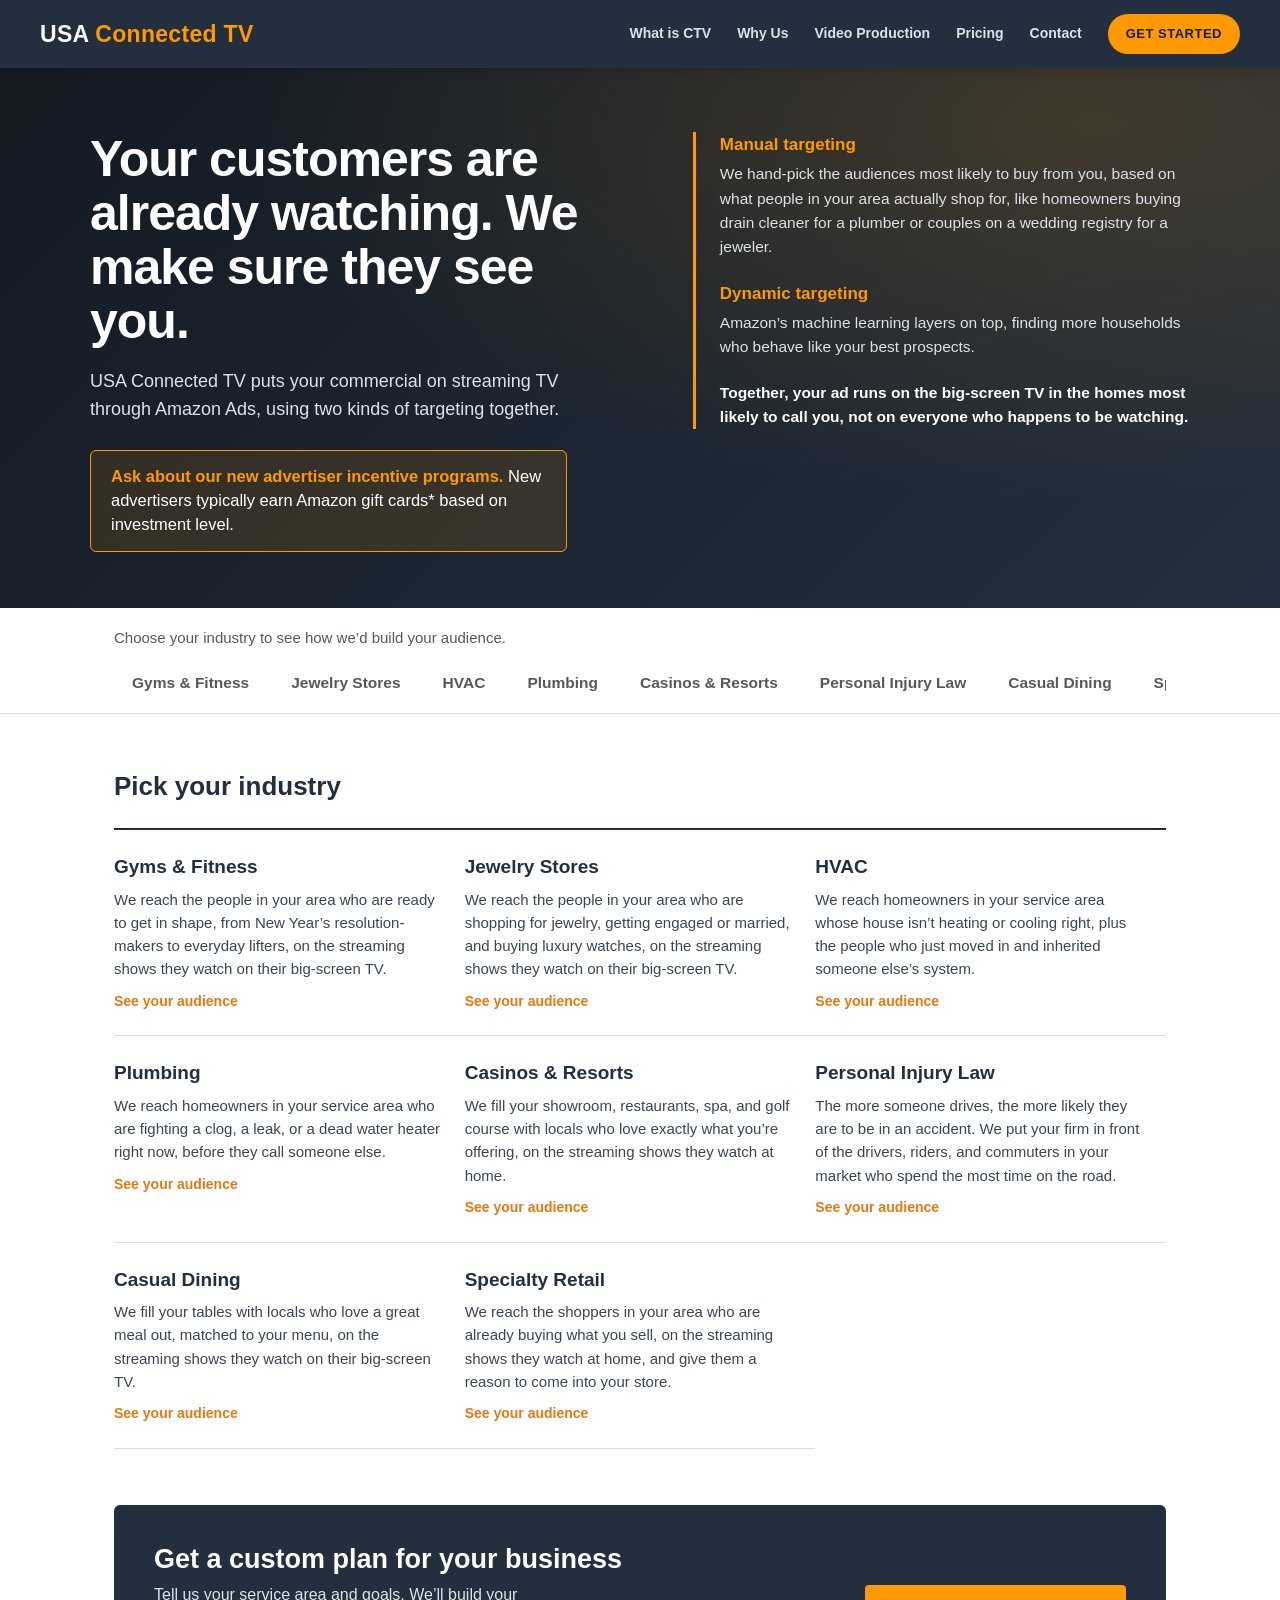
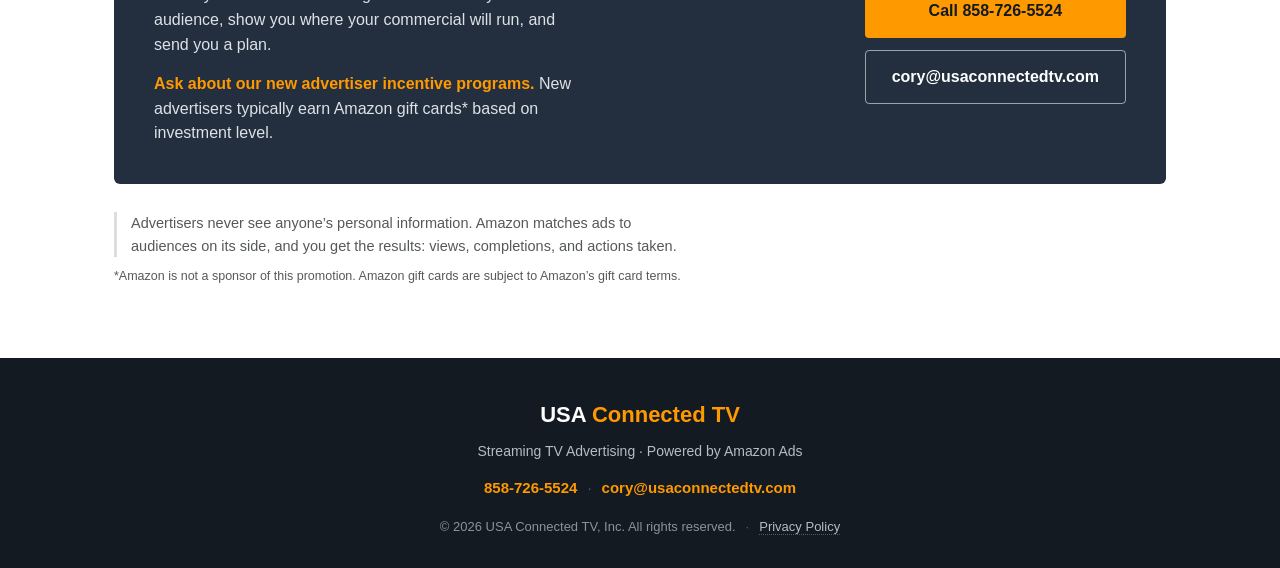
<file: solutions/index.html>
<!DOCTYPE html>
<html lang="en">
<head>
  <meta charset="UTF-8" />
  <meta name="viewport" content="width=device-width, initial-scale=1.0" />
  <title>Industry Solutions | USA Connected TV</title>
  <meta name="description" content="See how USA Connected TV builds a streaming TV audience for your industry with Amazon Ads: gyms, jewelry stores, HVAC, plumbing, casinos and resorts, and personal injury law." />
  <link rel="stylesheet" href="/solutions/solutions.css" />
  <script src="/analytics.js"></script>
</head>
<body>
  <header>
    <div class="header-inner">
      <a href="/" class="brand-mark"><span class="usa">USA </span><span class="ctv">Connected TV</span></a>
      <nav class="nav-links" id="navLinks">
        <a href="/#what">What is CTV</a>
        <a href="/#why">Why Us</a>
        <a href="/#production">Video Production</a>
        <a href="/#pricing">Pricing</a>
        <a href="/#contact">Contact</a>
        <a class="nav-cta" href="/#contact">Get Started</a>
      </nav>
      <button class="nav-toggle" id="navToggle" aria-label="Menu">☰</button>
    </div>
  </header>

  <section class="sol-hero">
    <div class="sol-hero-inner">
      <div>
        <h1>Your customers are already watching. We make sure they see you.</h1>
        <p class="lede">USA Connected TV puts your commercial on streaming TV through Amazon Ads, using two kinds of targeting together.</p>
        <a class="incentive" href="tel:8587265524" data-cta="phone"><strong>Ask about our new advertiser incentive programs.</strong> New advertisers typically earn Amazon gift cards* based on investment level.</a>
      </div>
      <div class="how">
        <div>
          <h3>Manual targeting</h3>
          <p>We hand-pick the audiences most likely to buy from you, based on what people in your area actually shop for, like homeowners buying drain cleaner for a plumber or couples on a wedding registry for a jeweler.</p>
        </div>
        <div>
          <h3>Dynamic targeting</h3>
          <p>Amazon’s machine learning layers on top, finding more households who behave like your best prospects.</p>
        </div>
        <p class="together">Together, your ad runs on the big-screen TV in the homes most likely to call you, not on everyone who happens to be watching.</p>
      </div>
    </div>
  </section>

  <nav class="guide" aria-label="Industries">
    <div class="guide-inner">
      <p class="guide-prompt">Choose your industry to see how we’d build your audience.</p>
      <div class="guide-tabs" id="guideTabs"></div>
    </div>
  </nav>

  <main class="panel" id="panel">
    <noscript><p>Call <a href="tel:8587265524">858-726-5524</a> or email <a href="mailto:cory@usaconnectedtv.com">cory@usaconnectedtv.com</a> for a custom plan for your business.</p></noscript>
  </main>

  <footer>
    <div class="footer-inner">
      <div class="footer-brand"><span class="usa">USA </span><span class="ctv">Connected TV</span></div>
      <div class="footer-tag">Streaming TV Advertising · Powered by Amazon Ads</div>
      <div class="footer-contact">
        <a href="tel:8587265524">858-726-5524</a><span class="footer-sep">·</span><a href="mailto:cory@usaconnectedtv.com">cory@usaconnectedtv.com</a>
      </div>
      <div class="footer-legal">© <span id="year">2026</span> USA Connected TV, Inc. All rights reserved.<span class="footer-sep">·</span><a href="/privacy.html">Privacy Policy</a></div>
    </div>
  </footer>

  <script src="/solutions/industries.js"></script>
  <script src="/solutions/solutions.js"></script>
  <script>
    document.getElementById('year').textContent = new Date().getFullYear();
    var t = document.getElementById('navToggle'), n = document.getElementById('navLinks');
    t.addEventListener('click', function () { n.classList.toggle('open'); });
    function pin() { document.querySelector('.guide').style.top = document.querySelector('header').offsetHeight + 'px'; }
    pin(); window.addEventListener('resize', pin);
  </script>
</body>
</html>
</file>
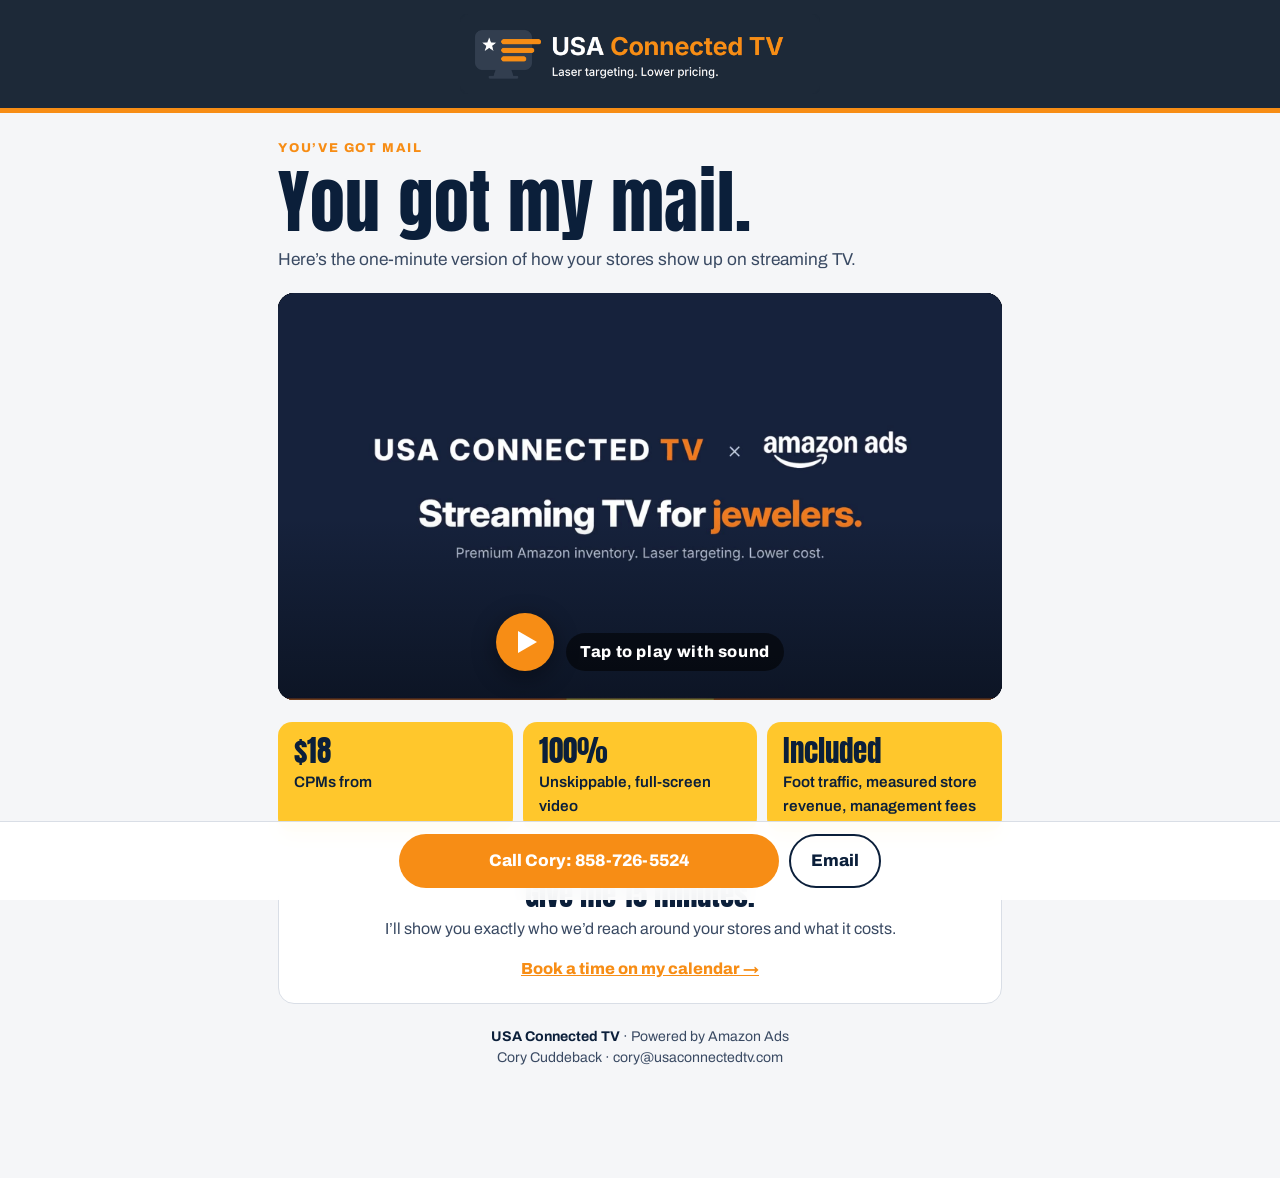
<file: mail.html>
<!doctype html>
<html lang="en">
<head>
<meta charset="utf-8">
<meta name="viewport" content="width=device-width, initial-scale=1, viewport-fit=cover">
<title>You got my mail | USA Connected TV</title>
<meta name="robots" content="noindex">
<script src="/analytics.js"></script>
<link rel="preconnect" href="https://fonts.googleapis.com">
<link rel="stylesheet" href="https://fonts.googleapis.com/css2?family=Anton&family=Archivo:wght@400;600;800&display=swap">
<style>
:root{
  --bg:#F5F6F8; --surface:#FFFFFF; --ink:#0B1F3A; --ink-soft:#3A4A63; --band:#1D2938;
  --accent:#F78D15; --accent-ink:#FFFFFF; --gold:#FFC72C; --gold-ink:#0B1F3A; --line:#D9DEE6; --bar:rgba(255,255,255,.94);
}
@media (prefers-color-scheme: dark){
  :root:not([data-theme="light"]){
    color-scheme: dark;
    --bg:#0E141D; --surface:#161E2A; --ink:#F1F3F7; --ink-soft:#B4BDCB; --band:#1D2938;
    --accent:#F78D15; --accent-ink:#FFFFFF; --gold:#FFC72C; --gold-ink:#0B1F3A; --line:#2A3546; --bar:rgba(14,20,29,.94);
  }
}
:root[data-theme="dark"]{
  color-scheme: dark;
  --bg:#0E141D; --surface:#161E2A; --ink:#F1F3F7; --ink-soft:#B4BDCB; --band:#1D2938;
  --accent:#F78D15; --accent-ink:#FFFFFF; --gold:#FFC72C; --gold-ink:#0B1F3A; --line:#2A3546; --bar:rgba(14,20,29,.94);
}
:root{box-sizing:border-box;padding-top:env(safe-area-inset-top,0px)}
*,*::before,*::after{box-sizing:inherit}
html{scroll-padding-top:env(safe-area-inset-top,0px);-webkit-text-size-adjust:100%}
body{margin:0;background:var(--bg);color:var(--ink);font-family:Archivo,"Helvetica Neue",Arial,sans-serif;line-height:1.5}
.band{background:var(--band);border-bottom:5px solid var(--accent);padding:14px 16px;display:flex;justify-content:center}
.band img{width:min(360px,88%);height:auto;display:block}
main{max-width:760px;margin:0 auto;padding:26px 0 calc(110px + env(safe-area-inset-bottom,0px))}
.pad{padding:0 18px}
.eyebrow{font-weight:800;letter-spacing:.14em;font-size:.8rem;color:var(--accent);margin:0 0 8px}
h1{font-family:Anton,Impact,sans-serif;font-weight:400;font-size:clamp(2.7rem,12vw,4.4rem);line-height:1;letter-spacing:.01em;margin:0 0 10px}
.lede{font-size:1.08rem;color:var(--ink-soft);margin:0 0 20px}
.player{position:relative;background:#000;aspect-ratio:16/9;overflow:hidden}
@media (min-width:620px){.player{border-radius:16px;margin:0 18px}}
.player video{position:absolute;inset:0;width:100%;height:100%;display:block;background:#000}
.tap{position:absolute;inset:0;border:0;padding:0 0 4% 0;margin:0;cursor:pointer;background:#000 center/cover no-repeat;display:flex;flex-direction:row;align-items:flex-end;justify-content:center;gap:12px;color:#fff;font:inherit}
.tap::before{content:"";position:absolute;inset:0;background:linear-gradient(to top,rgba(5,10,18,.55),rgba(5,10,18,0) 45%)}
.tap .circle{position:relative;width:58px;height:58px;flex-shrink:0;border-radius:50%;background:var(--accent);display:flex;align-items:center;justify-content:center;box-shadow:0 6px 24px rgba(0,0,0,.4)}
.tap .circle::after{content:"";margin-left:5px;border-style:solid;border-width:11px 0 11px 19px;border-color:transparent transparent transparent #fff}
.tap .label{position:relative;font-weight:800;font-size:1rem;letter-spacing:.04em;background:rgba(0,0,0,.55);padding:7px 14px;border-radius:999px}
.tap .label{white-space:nowrap}
@media (max-width:440px){.tap{gap:9px}.tap .circle{width:44px;height:44px}.tap .circle::after{border-width:9px 0 9px 15px;margin-left:4px}.tap .label{font-size:.82rem;padding:6px 12px}}
.tap:focus-visible{outline:3px solid var(--gold);outline-offset:-3px}
.tap[hidden]{display:none}
.hint{margin:10px 18px 0;text-align:center;font-size:.85rem;color:var(--ink-soft)}
@media (min-width:620px){.hint{display:none}}
.facts{display:grid;grid-template-columns:1fr;gap:10px;margin:22px 0 24px}
@media (min-width:620px){.facts{grid-template-columns:repeat(3,minmax(0,1fr))}}
.fact{background:var(--gold);color:var(--gold-ink);border-radius:14px;padding:14px 16px;display:flex;align-items:baseline;gap:12px}
@media (min-width:620px){.fact{display:block}}
.fact b{font-family:Anton,Impact,sans-serif;font-weight:400;font-size:1.8rem;line-height:1.05;white-space:nowrap}
@media (min-width:620px){.fact b{display:block;margin-bottom:4px}}
.fact span{font-weight:600;font-size:.95rem;line-height:1.3}
.cta{background:var(--surface);border:1px solid var(--line);border-radius:16px;padding:22px 18px;text-align:center}
.cta h2{font-family:Anton,Impact,sans-serif;font-weight:400;font-size:1.8rem;line-height:1.1;margin:0 0 6px}
.cta p{margin:0;color:var(--ink-soft)}
footer{text-align:center;color:var(--ink-soft);font-size:.88rem;padding:22px 18px 0}
footer strong{color:var(--ink)}
.bar{position:fixed;left:0;right:0;bottom:0;z-index:20;background:var(--bar);backdrop-filter:blur(10px);-webkit-backdrop-filter:blur(10px);border-top:1px solid var(--line);padding:12px 14px calc(12px + env(safe-area-inset-bottom,0px));display:flex;gap:10px;justify-content:center}
.btn{display:flex;align-items:center;justify-content:center;min-height:54px;text-decoration:none;font-weight:800;font-size:1.05rem;padding:0 20px;border-radius:999px;text-align:center}
.btn.primary{background:var(--accent);color:var(--accent-ink);flex:1 1 auto;max-width:380px}
.btn.secondary{border:2px solid var(--ink);color:var(--ink);flex:0 0 auto}
.btn:focus-visible{outline:3px solid var(--gold);outline-offset:3px}
</style>
</head>
<body>
<header class="band"><img src="/mail-logo.png" alt="USA Connected TV: Laser targeting. Lower pricing."></header>
<main>
  <div class="pad">
    <p class="eyebrow">YOU’VE GOT MAIL</p>
    <h1>You got my mail.</h1>
    <p class="lede">Here’s the one-minute version of how your stores show up on streaming TV.</p>
  </div>

  <div class="player">
    <video id="vid" src="/mail-video.mp4" poster="/mail-poster.jpg" playsinline preload="metadata"></video>
    <button class="tap" id="tap" type="button" aria-label="Play the video with sound" style="background-image:url('/mail-poster.jpg')">
      <span class="circle"></span>
      <span class="label">Tap to play with sound</span>
    </button>
  </div>

  <p class="hint">Turn your phone sideways for the full picture.</p>
  <div class="pad">
    <div class="facts">
      <div class="fact"><b>$18</b><span>CPMs from</span></div>
      <div class="fact"><b>100%</b><span>Unskippable, full-screen video</span></div>
      <div class="fact"><b>Included</b><span>Foot traffic, measured store revenue, management fees</span></div>
    </div>

    <section class="cta">
      <h2>Give me 15 minutes.</h2>
      <p>I’ll show you exactly who we’d reach around your stores and what it costs.</p>
      <p style="margin-top:16px"><a href="https://calendly.com/usaconnectedtv" style="color:var(--accent);font-weight:800">Book a time on my calendar →</a></p>
    </section>

    <footer><strong>USA Connected TV</strong> · Powered by Amazon Ads<br>Cory Cuddeback · cory@usaconnectedtv.com</footer>
  </div>
</main>

<nav class="bar" aria-label="Contact Cory">
  <a class="btn primary" href="tel:+18587265524">Call Cory: 858-726-5524</a>
  <a class="btn secondary" href="mailto:cory@usaconnectedtv.com?subject=I%20got%20your%20mail">Email</a>
</nav>

<script>
(function(){
  var v=document.getElementById('vid'), t=document.getElementById('tap');
  t.addEventListener('click',function(){
    v.muted=false; v.controls=true; t.hidden=true;
    var p=v.play(); if(p&&p.catch){p.catch(function(){t.hidden=false;});}
    goFull();
  });
  function goFull(){
    try{
      if(v.requestFullscreen){
        var f=v.requestFullscreen({navigationUI:'hide'});
        if(f&&f.then){f.then(function(){ if(screen.orientation&&screen.orientation.lock){screen.orientation.lock('landscape').catch(function(){});} }).catch(function(){});}
      }else if(v.webkitRequestFullscreen){ v.webkitRequestFullscreen(); }
      else if(v.webkitEnterFullscreen){ v.webkitEnterFullscreen(); }
    }catch(e){}
  }
  function exitedFull(){ if(screen.orientation&&screen.orientation.unlock){try{screen.orientation.unlock();}catch(e){}} }
  document.addEventListener('fullscreenchange',function(){ if(!document.fullscreenElement){exitedFull();} });
  v.addEventListener('ended',function(){ v.controls=false; t.hidden=false; t.querySelector('.label').textContent='Watch again'; });
})();
</script>
</body>
</html>
</file>
<file: solutions/solutions.css>
/* USA Connected TV — Industry Solutions (shares the homepage palette) */
* { box-sizing: border-box; margin: 0; padding: 0; }
html { scroll-behavior: smooth; }
body {
  font-family: "Amazon Ember", "Helvetica Neue", Helvetica, Arial, sans-serif;
  color: #232F3E; background: #FFFFFF; line-height: 1.55;
  -webkit-font-smoothing: antialiased;
}
a { color: inherit; text-decoration: none; }
:root {
  --amz-orange: #FF9900; --amz-orange-dark: #E47911; --amz-navy: #232F3E;
  --amz-navy-deep: #131A22; --amz-gray-bg: #F3F3F3; --amz-gray-line: #DDDDDD;
  --amz-text-muted: #565959; --wash: #FFF7EA;
}
:focus-visible { outline: 3px solid var(--amz-orange); outline-offset: 2px; }

/* Header (same as homepage) */
header { background: var(--amz-navy); color: #fff; padding: 14px 24px; position: sticky; top: 0; z-index: 50; box-shadow: 0 2px 8px rgba(0,0,0,.15); }
.header-inner { max-width: 1200px; margin: 0 auto; display: flex; align-items: center; justify-content: space-between; gap: 16px; }
.brand-mark { font-weight: 800; font-size: 23px; letter-spacing: .3px; line-height: 1; white-space: nowrap; }
.brand-mark .usa { color: #fff; } .brand-mark .ctv { color: var(--amz-orange); }
.nav-links { display: flex; align-items: center; gap: 26px; font-size: 14px; font-weight: 600; color: #DDE2E8; }
.nav-links a:hover { color: var(--amz-orange); }
.nav-cta { background: var(--amz-orange); color: var(--amz-navy-deep) !important; font-weight: 800; font-size: 13px; letter-spacing: .5px; text-transform: uppercase; padding: 10px 18px; border-radius: 22px; white-space: nowrap; }
.nav-toggle { display: none; background: none; border: none; color: #fff; font-size: 24px; cursor: pointer; }
@media (max-width: 860px) {
  .nav-links { display: none; }
  .nav-links.open { display: flex; flex-direction: column; align-items: flex-start; position: absolute; top: 100%; left: 0; right: 0; background: var(--amz-navy-deep); padding: 18px 24px; gap: 16px; }
  .nav-toggle { display: block; }
}

/* Intro */
.sol-hero {
  background: radial-gradient(ellipse at 85% 10%, rgba(255,153,0,.16), transparent 55%), linear-gradient(135deg, var(--amz-navy-deep), var(--amz-navy));
  color: #fff; padding: 64px 24px 56px;
}
.sol-hero-inner { max-width: 1100px; margin: 0 auto; display: grid; grid-template-columns: 1.1fr 1fr; gap: 56px; align-items: start; }
.sol-hero h1 { font-size: clamp(32px, 4.6vw, 50px); line-height: 1.08; font-weight: 800; letter-spacing: -1px; margin-bottom: 20px; max-width: 18ch; }
.sol-hero .lede { font-size: 18px; color: #DDE2E8; max-width: 52ch; }
.how { border-left: 3px solid var(--amz-orange); padding-left: 24px; display: grid; gap: 22px; }
.how h3 { font-size: 17px; font-weight: 800; color: var(--amz-orange); margin-bottom: 4px; }
.how p { font-size: 15.5px; color: #DDE2E8; }
.how .together { color: #fff; font-weight: 600; }
@media (max-width: 860px) { .sol-hero-inner { grid-template-columns: 1fr; gap: 32px; } }

/* Channel guide (industry tabs) */
.guide { background: #fff; border-bottom: 1px solid var(--amz-gray-line); position: sticky; top: 64px; z-index: 40; }
.guide-inner { max-width: 1100px; margin: 0 auto; padding: 18px 24px 0; }
.guide-prompt { font-size: 15px; color: var(--amz-text-muted); margin-bottom: 10px; }
.guide-tabs { display: flex; gap: 6px; overflow-x: auto; scrollbar-width: none; -webkit-overflow-scrolling: touch; }
.guide-tabs::-webkit-scrollbar { display: none; }
.guide-tab {
  flex: 0 0 auto; padding: 12px 18px 14px; font-size: 15.5px; font-weight: 700; color: var(--amz-text-muted);
  border-bottom: 4px solid transparent; white-space: nowrap; transition: color .15s, border-color .15s;
}
.guide-tab:hover { color: var(--amz-navy); border-bottom-color: #FFD699; }
.guide-tab[aria-current="page"] { color: var(--amz-navy); border-bottom-color: var(--amz-orange); }

/* Industry panel */
.panel { max-width: 1100px; margin: 0 auto; padding: 52px 24px 72px; }
.pitch-label { font-size: 15px; font-weight: 700; color: var(--amz-orange-dark); margin-bottom: 10px; }
.pitch { font-size: clamp(22px, 2.8vw, 31px); line-height: 1.3; font-weight: 700; letter-spacing: -.3px; max-width: 42ch; margin-bottom: 52px; }
.reach-title { font-size: 26px; font-weight: 800; margin-bottom: 6px; }
.reach-sub { color: var(--amz-text-muted); font-size: 16px; margin-bottom: 26px; max-width: 62ch; }
.groups { border-top: 2px solid var(--amz-navy); }
.group { display: grid; grid-template-columns: 290px 1fr; gap: 32px; padding: 26px 0; border-bottom: 1px solid var(--amz-gray-line); }
.group h3 { font-size: 19px; font-weight: 800; line-height: 1.3; }
.group .why { font-size: 16px; color: #3A4553; margin-bottom: 12px; max-width: 64ch; }
.pills { display: flex; flex-wrap: wrap; gap: 8px; list-style: none; }
.pills li { background: var(--amz-gray-bg); border: 1px solid #E6E6E6; border-radius: 3px; font-size: 13px; font-weight: 600; color: var(--amz-navy); padding: 5px 10px; }
.pills-note { font-size: 13px; color: var(--amz-text-muted); margin-top: 14px; }
@media (max-width: 760px) { .group { grid-template-columns: 1fr; gap: 8px; } }

/* Call to action */
.cta-band { margin-top: 56px; background: var(--amz-navy); color: #fff; border-radius: 6px; padding: 38px 40px; display: grid; grid-template-columns: 1fr auto; gap: 28px; align-items: center; }
.cta-band h2 { font-size: 27px; font-weight: 800; line-height: 1.2; margin-bottom: 8px; }
.cta-band p { color: #DDE2E8; font-size: 16px; max-width: 48ch; }
.cta-actions { display: flex; flex-direction: column; gap: 12px; }
.btn { display: inline-block; text-align: center; font-weight: 700; font-size: 16px; padding: 14px 26px; border-radius: 4px; transition: background .2s; }
.btn-primary { background: var(--amz-orange); color: var(--amz-navy-deep); }
.btn-primary:hover { background: #FFB347; }
.btn-ghost { border: 1.5px solid rgba(255,255,255,.55); color: #fff; }
.btn-ghost:hover { background: rgba(255,255,255,.1); }
@media (max-width: 760px) { .cta-band { grid-template-columns: 1fr; padding: 30px 24px; } }
.privacy-note { margin-top: 28px; font-size: 14.5px; color: var(--amz-text-muted); max-width: 70ch; padding-left: 14px; border-left: 3px solid var(--amz-gray-line); }

/* /solutions/ landing state: pick an industry */
.picker-title { font-size: 26px; font-weight: 800; margin-bottom: 22px; }
.picker { display: grid; grid-template-columns: repeat(auto-fill, minmax(300px, 1fr)); gap: 0; border-top: 2px solid var(--amz-navy); }
.pick { display: block; padding: 22px 20px 22px 0; border-bottom: 1px solid var(--amz-gray-line); }
.pick h3 { font-size: 19px; font-weight: 800; margin-bottom: 6px; }
.pick p { font-size: 15px; color: #3A4553; }
.pick .go { display: inline-block; margin-top: 10px; font-size: 14px; font-weight: 700; color: var(--amz-orange-dark); }
.pick:hover h3 { color: var(--amz-orange-dark); }

/* Footer (same as homepage) */
footer { background: var(--amz-navy-deep); color: #9AA1AB; text-align: center; }
.footer-inner { max-width: 1100px; margin: 0 auto; padding: 40px 24px 30px; }
.footer-brand { font-size: 22px; font-weight: 800; margin-bottom: 8px; }
.footer-brand .usa { color: #fff; } .footer-brand .ctv { color: var(--amz-orange); }
.footer-tag { font-size: 14px; color: #B6BCC4; margin-bottom: 14px; }
.footer-contact { font-size: 15px; color: #DDE2E8; margin-bottom: 18px; }
.footer-contact a { color: var(--amz-orange); font-weight: 600; }
.footer-sep { margin: 0 10px; color: #565959; }
.footer-legal { font-size: 13px; color: #8A929C; }
.footer-legal a { color: #B6BCC4; border-bottom: 1px dotted #565959; }
@media (prefers-reduced-motion: reduce) { html { scroll-behavior: auto; } * { transition: none !important; } }

/* Incentive callout */
.incentive { display: block; margin-top: 26px; max-width: 52ch; background: rgba(255,153,0,.12); border: 1.5px solid var(--amz-orange); border-radius: 6px; padding: 14px 20px; color: #fff; font-size: 16.5px; line-height: 1.45; }
.incentive strong { color: var(--amz-orange); }
.incentive:hover { background: rgba(255,153,0,.2); }
.cta-incentive { margin-top: 14px; color: #fff; font-size: 16px; }
.cta-incentive strong { color: var(--amz-orange); }
.fine { margin-top: 10px; font-size: 12.5px; color: var(--amz-text-muted); }
</file>
